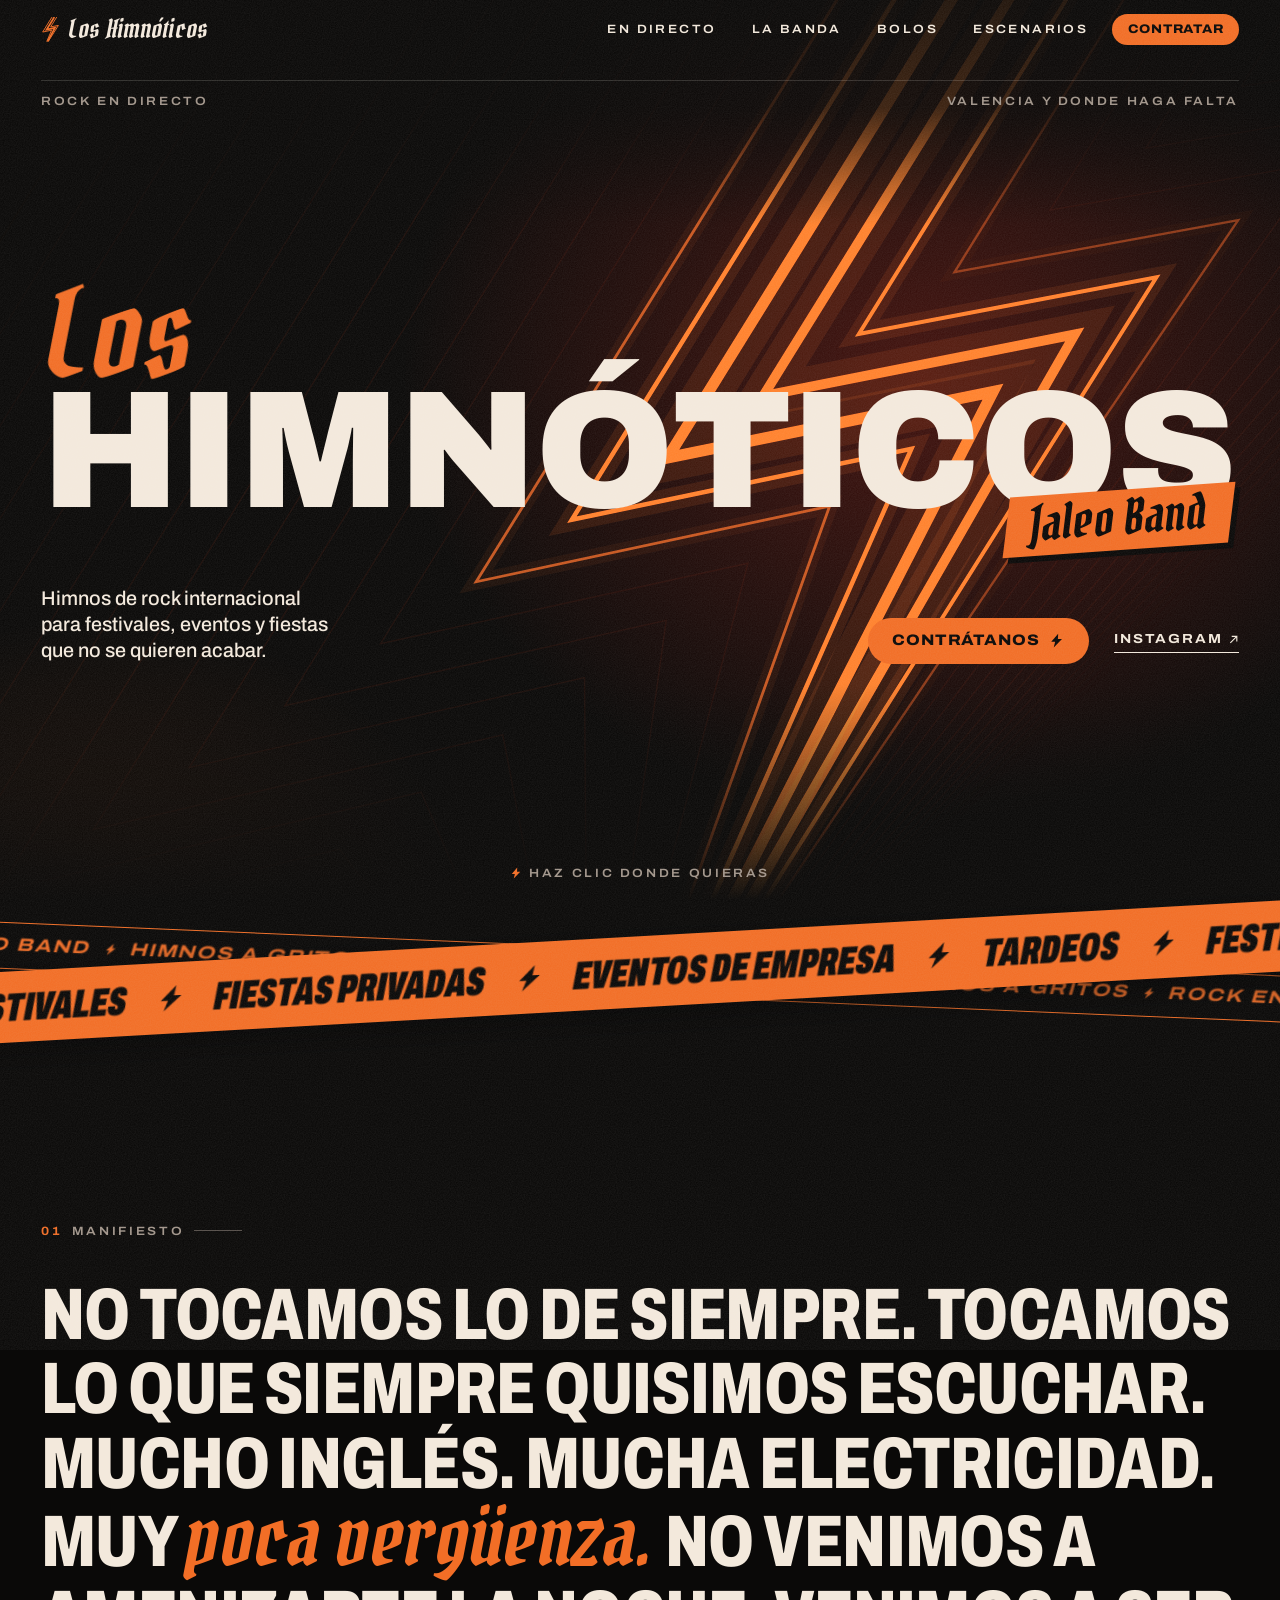
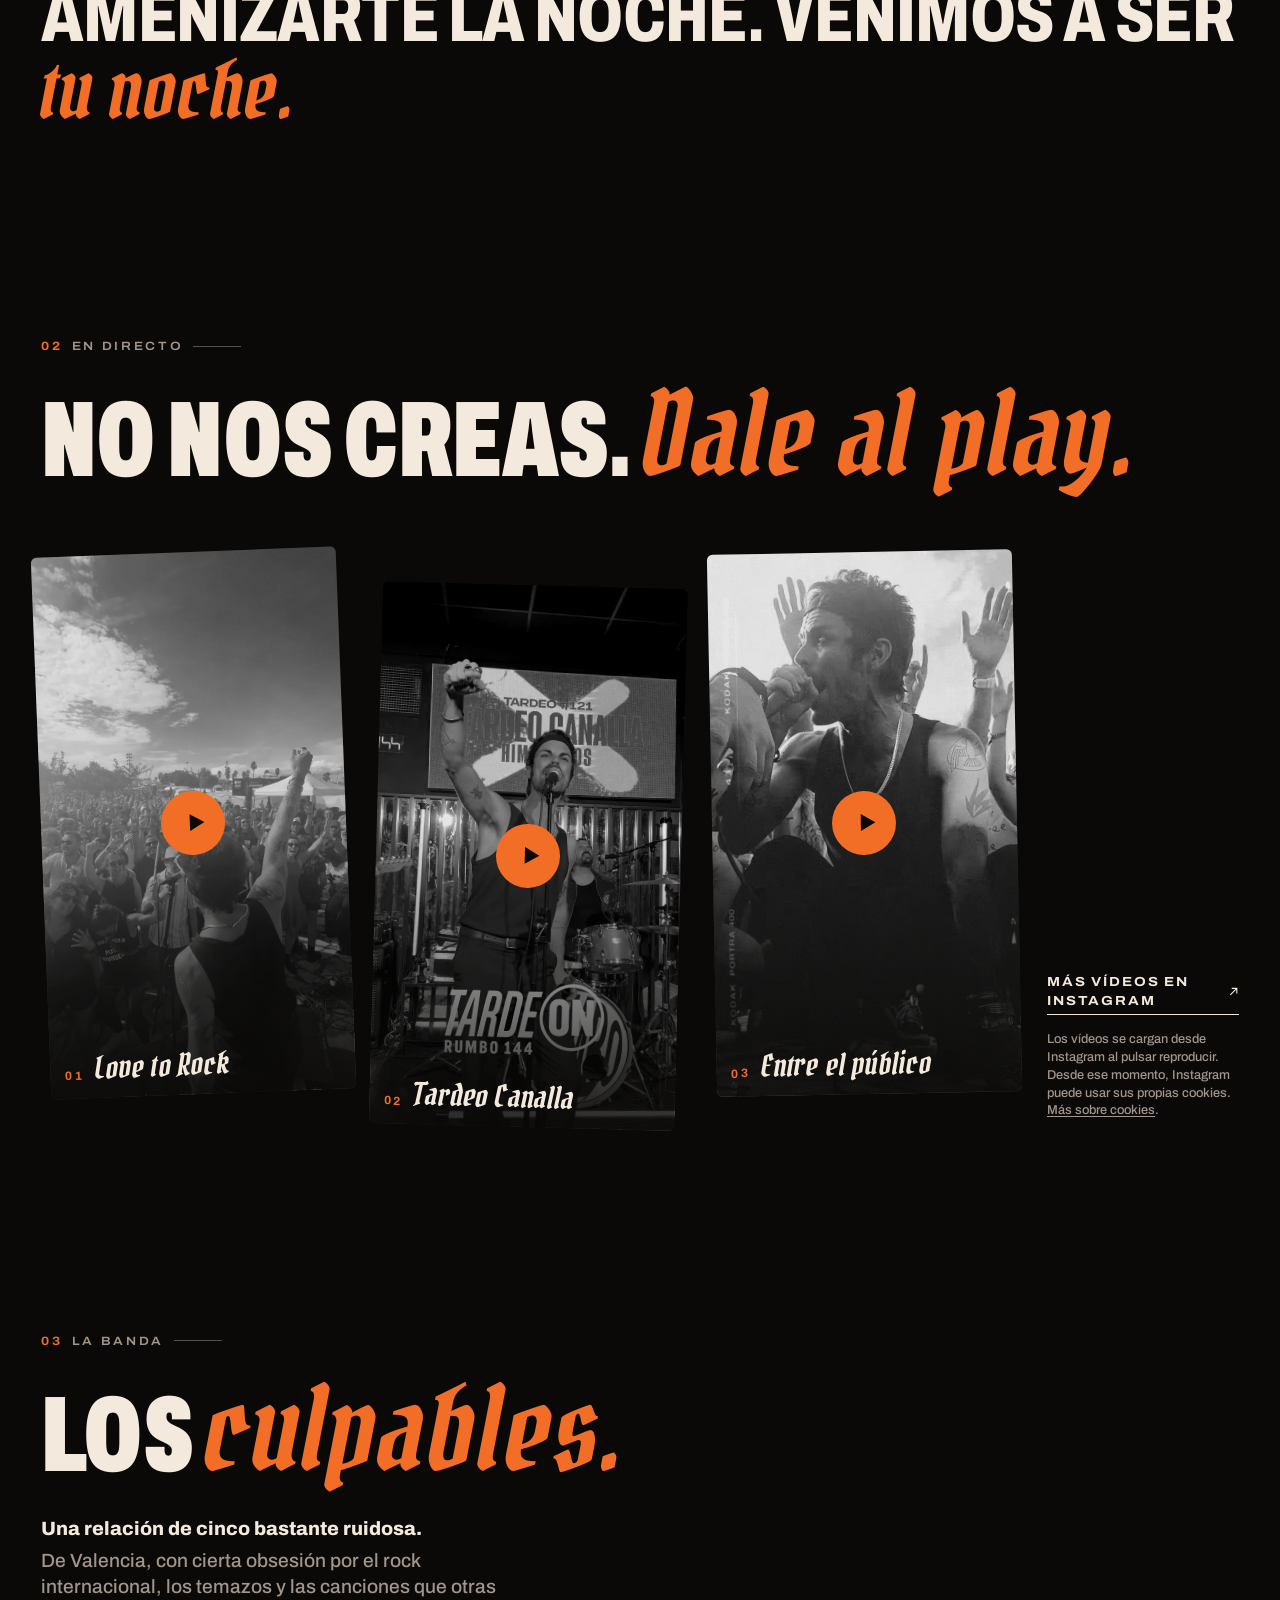
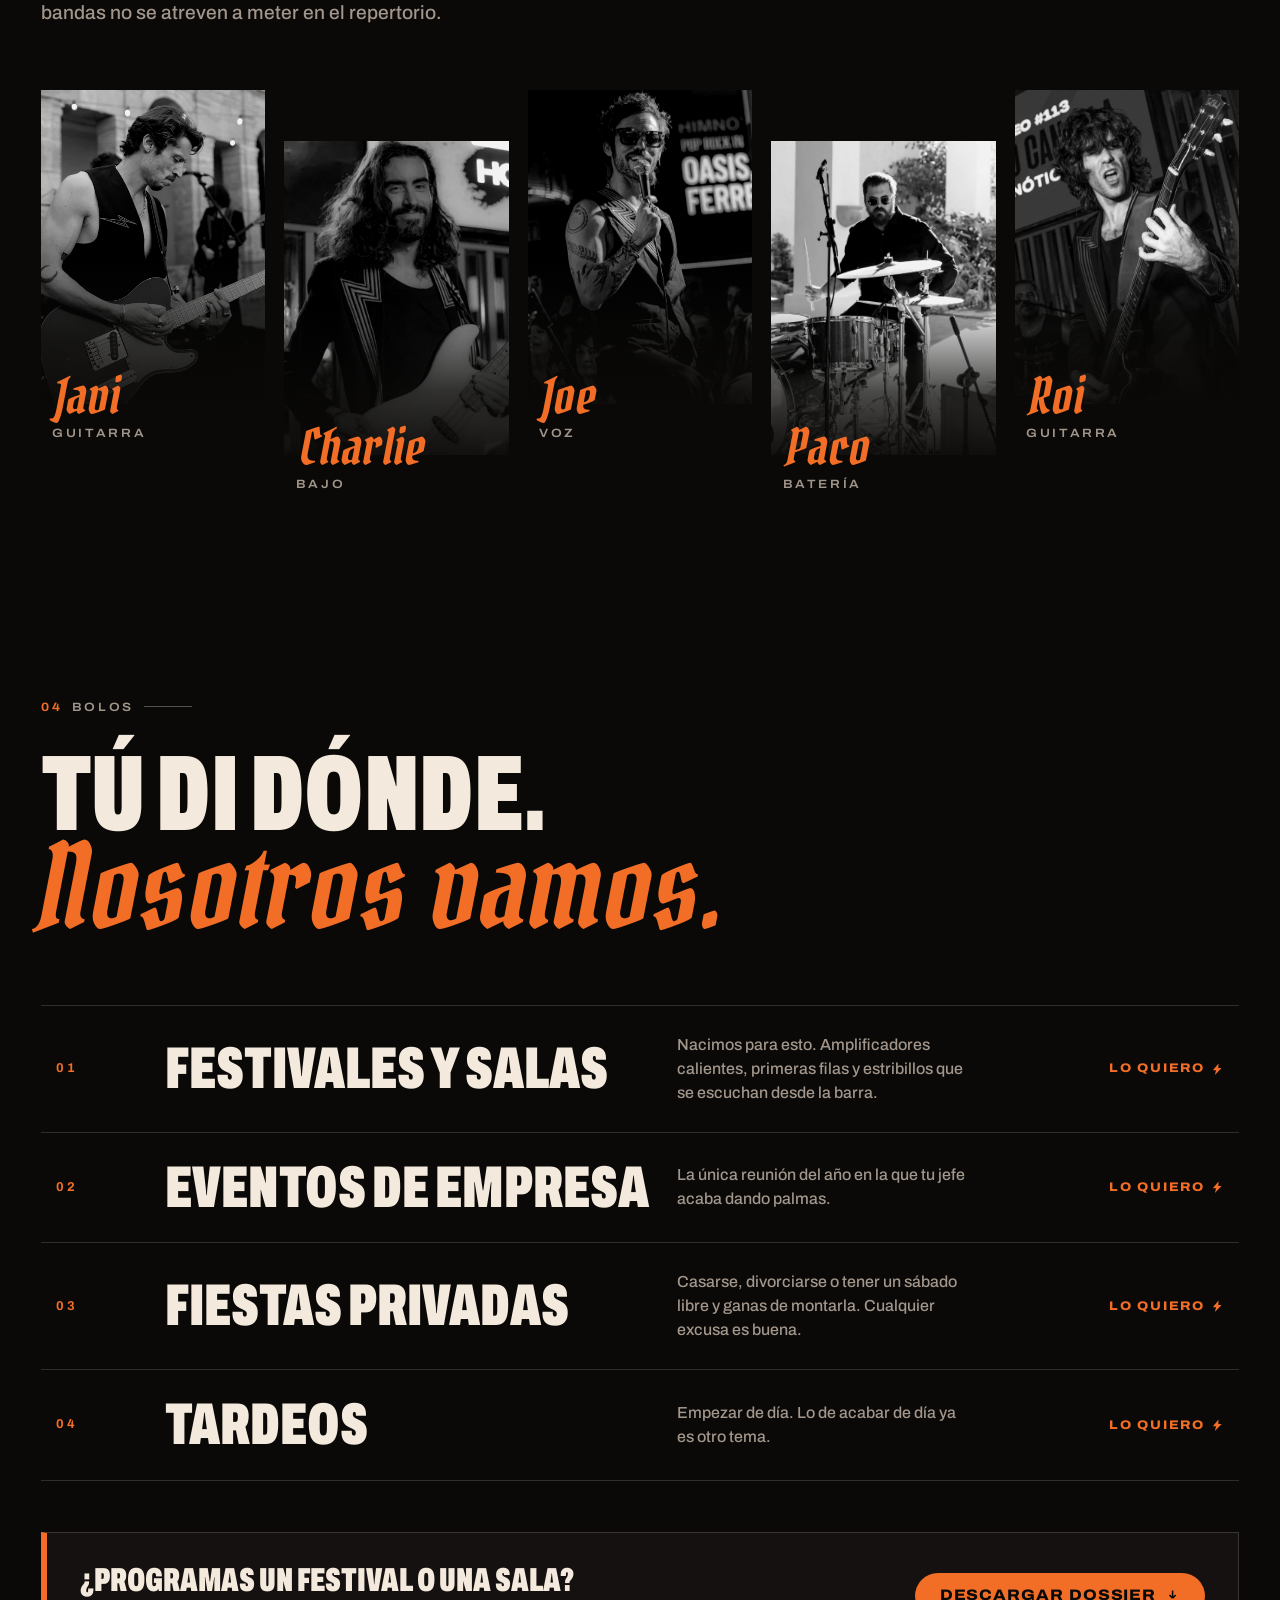
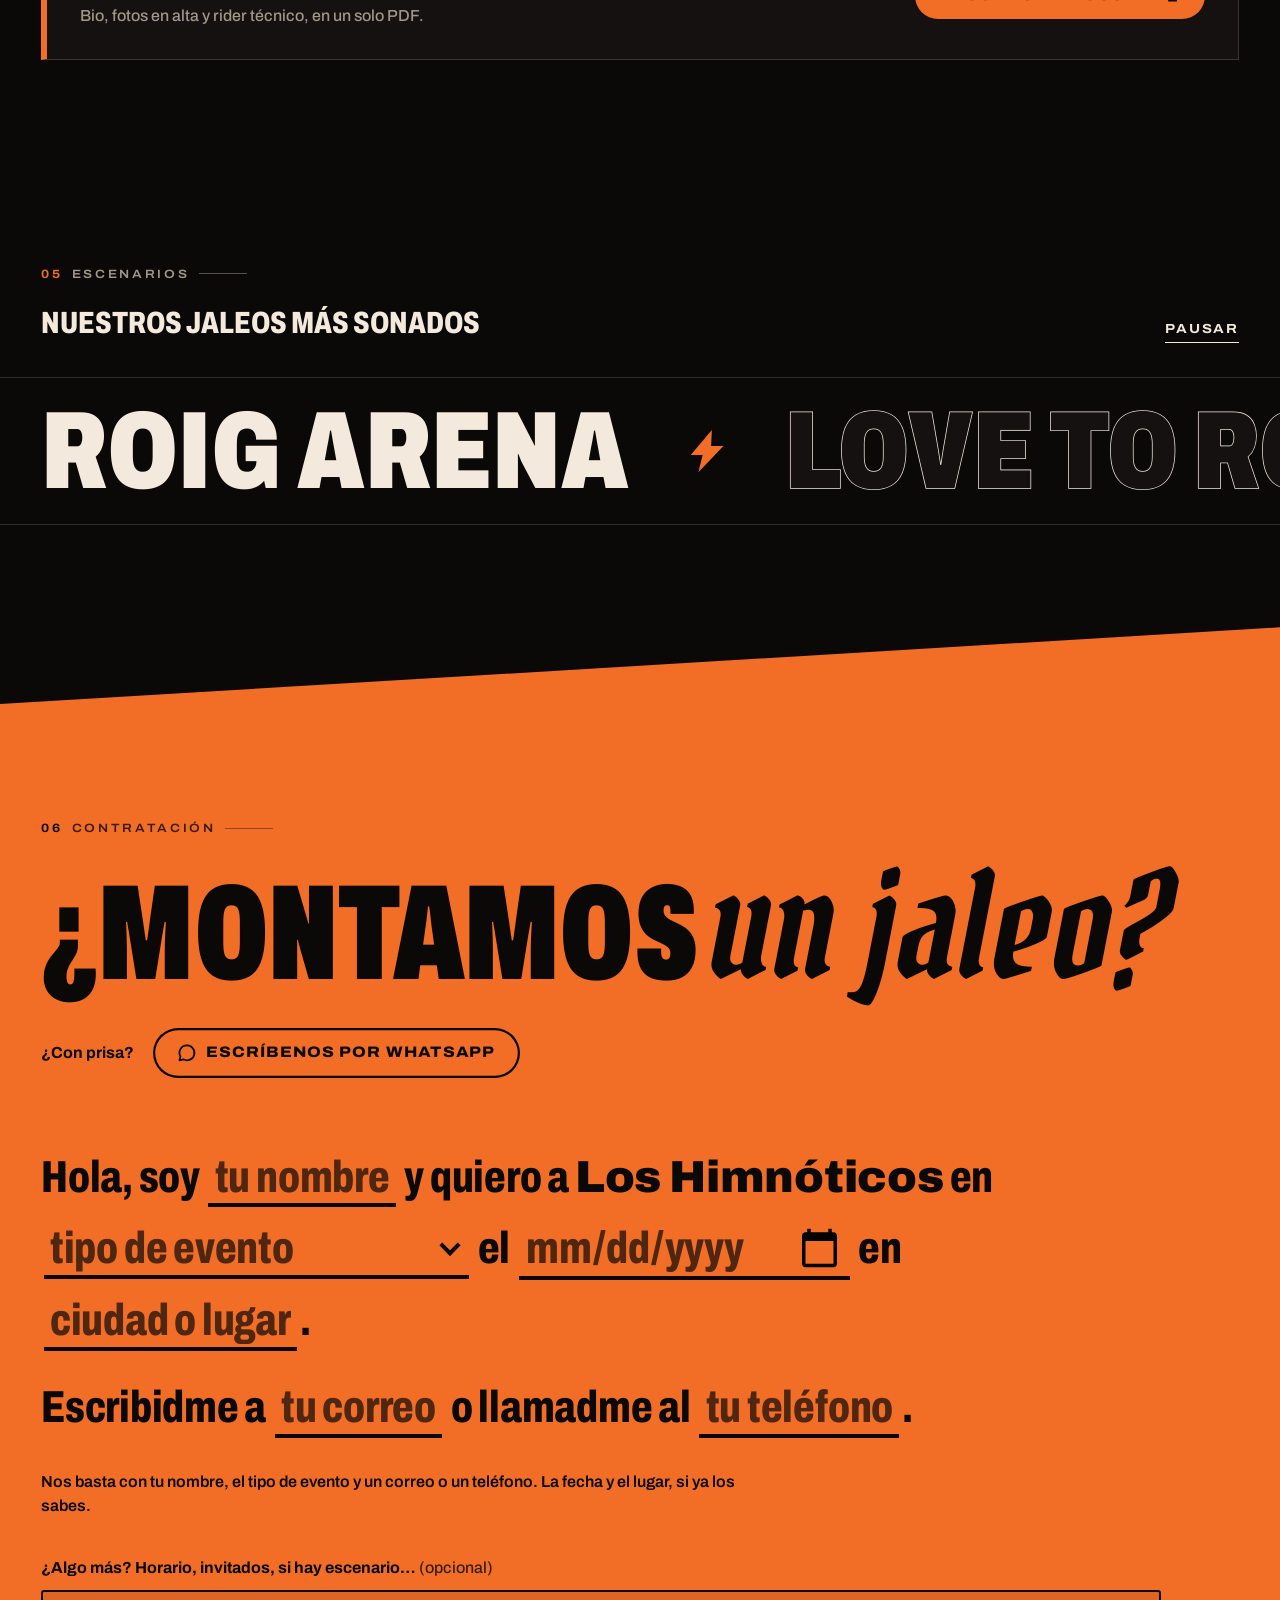
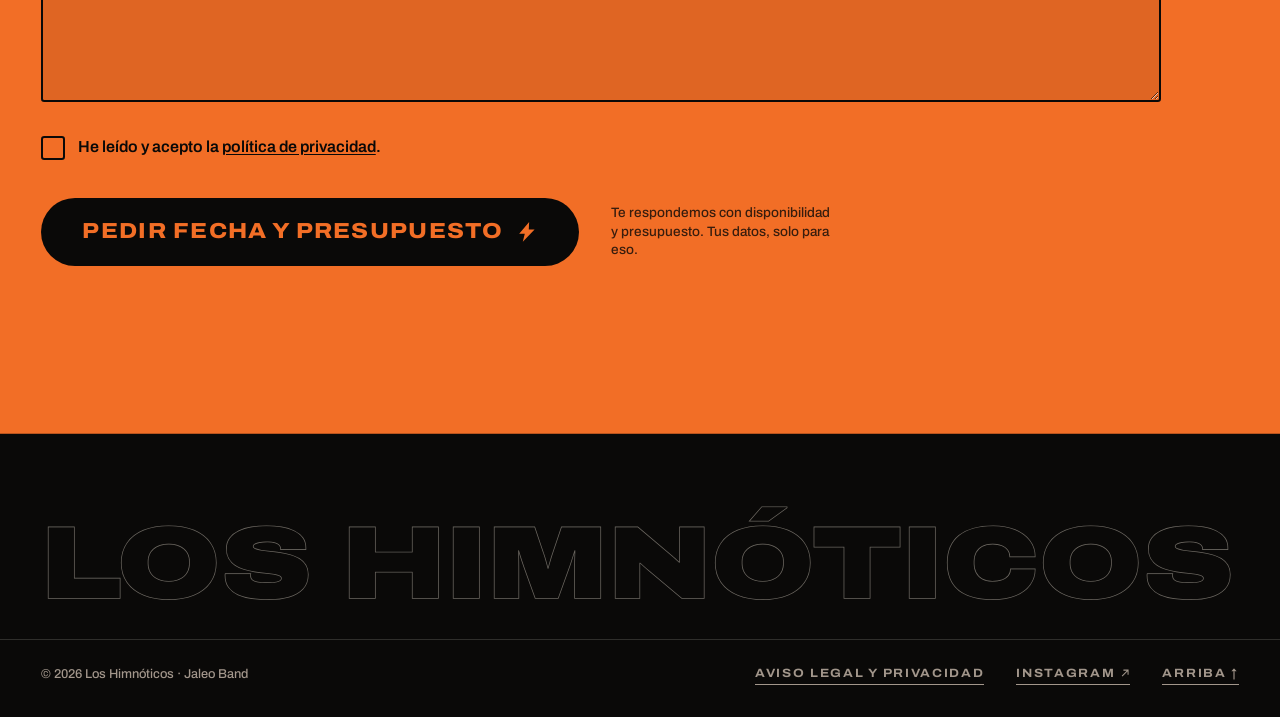
<file: index.html>
<!doctype html>
<html lang="es-ES">
<head>
  <meta charset="utf-8">
  <meta name="viewport" content="width=device-width, initial-scale=1">
  <title>Los Himnóticos · Banda de rock para festivales y eventos</title>
  <meta name="description" content="Los Himnóticos: rock internacional en directo desde Valencia para festivales, eventos de empresa, fiestas privadas y tardeos. Pide fecha y presupuesto.">
  <!-- Dirección oficial de la página. Si se pasa a un dominio propio, cambiarla aquí, en og:url, en og:image,
       en los datos estructurados de más abajo y en sitemap.xml. -->
  <link rel="canonical" href="https://soyjuanmr-create.github.io/himnoticos/">
  <!-- PROVISIONAL: sin indexar mientras el WhatsApp y el dossier sean de muestra. Quitar al lanzar. -->
  <meta name="robots" content="noindex">
  <meta name="theme-color" content="#0a0908">
  <meta property="og:type" content="website">
  <meta property="og:title" content="Los Himnóticos · Jaleo Band">
  <meta property="og:description" content="Himnos de rock internacional para festivales, eventos y fiestas que no se quieren acabar.">
  <meta property="og:locale" content="es_ES">
  <meta property="og:url" content="https://soyjuanmr-create.github.io/himnoticos/">
  <meta property="og:image" content="https://soyjuanmr-create.github.io/himnoticos/assets/img/og.jpg">
  <meta property="og:image:width" content="1200">
  <meta property="og:image:height" content="630">
  <meta name="twitter:card" content="summary_large_image">
  <link rel="icon" href="assets/img/favicon.svg" type="image/svg+xml">
  <link rel="apple-touch-icon" href="assets/img/apple-touch-icon.png">
  <link rel="preload" href="assets/fonts/archivo-var.woff2" as="font" type="font/woff2" crossorigin>
  <link rel="preload" href="assets/fonts/pirata-one.woff2" as="font" type="font/woff2" crossorigin>
  <link rel="stylesheet" href="css/styles.css">
  <!-- La intro se ve una vez por sesión: en las siguientes cargas la página entra directamente -->
  <script>(function (d) { d.classList.add('js'); try { if (sessionStorage.getItem('himnoticos-intro')) d.classList.add('no-intro'); } catch (e) {} })(document.documentElement);</script>
  <script type="application/ld+json">
  {
    "@context": "https://schema.org",
    "@type": "MusicGroup",
    "name": "Los Himnóticos",
    "alternateName": "Los Himnóticos Jaleo Band",
    "description": "Banda de rock internacional en directo para festivales, eventos de empresa, fiestas privadas y tardeos.",
    "genre": "Rock",
    "url": "https://soyjuanmr-create.github.io/himnoticos/",
    "image": "https://soyjuanmr-create.github.io/himnoticos/assets/img/og.jpg",
    "logo": "https://soyjuanmr-create.github.io/himnoticos/assets/img/apple-touch-icon.png",
    "email": "himnoticos@gmail.com",
    "location": {
      "@type": "Place",
      "address": { "@type": "PostalAddress", "addressLocality": "Valencia", "addressCountry": "ES" }
    },
    "member": [
      { "@type": "OrganizationRole", "roleName": "Guitarra", "member": { "@type": "Person", "name": "Javi" } },
      { "@type": "OrganizationRole", "roleName": "Bajo", "member": { "@type": "Person", "name": "Charlie" } },
      { "@type": "OrganizationRole", "roleName": "Voz", "member": { "@type": "Person", "name": "Joe" } },
      { "@type": "OrganizationRole", "roleName": "Batería", "member": { "@type": "Person", "name": "Paco" } },
      { "@type": "OrganizationRole", "roleName": "Guitarra", "member": { "@type": "Person", "name": "Roi" } }
    ],
    "sameAs": ["https://www.instagram.com/himnoticos"]
  }
  </script>
</head>
<body>
  <a class="skip" href="#contratacion">Saltar al formulario de contratación</a>

  <!-- Iconos reutilizables -->
  <svg class="sprite" aria-hidden="true" focusable="false">
    <symbol id="i-bolt" viewBox="0 0 24 24"><path d="M14.5 1 3.5 14h6.2L7.5 23 20.5 9.4h-6.4z"/></symbol>
    <symbol id="i-arrow" viewBox="0 0 24 24"><path d="M5 19 19 5M8 5h11v11" fill="none" stroke="currentColor" stroke-width="2.4"/></symbol>
    <symbol id="i-play" viewBox="0 0 24 24"><path d="M7 4.5v15l13-7.5z"/></symbol>
    <symbol id="i-chat" viewBox="0 0 24 24"><path d="M12 3a9 9 0 0 0-7.8 13.5L3 21l4.7-1.2A9 9 0 1 0 12 3z" fill="none" stroke="currentColor" stroke-width="2.2" stroke-linejoin="round"/></symbol>
    <symbol id="i-down" viewBox="0 0 24 24"><path d="M12 4v12m0 0-5-5m5 5 5-5M5 20h14" fill="none" stroke="currentColor" stroke-width="2.4"/></symbol>
    <!-- Rayo del logo simplificado a tres rayas para tamaños pequeños -->
    <symbol id="logo-bolt-mini" viewBox="80 0 700 900">
      <g fill="none" stroke="currentColor" stroke-linejoin="miter" stroke-miterlimit="8">
        <path stroke-width="34" d="M480.1 0 141.3 546.5 466 478.3 286.5 900"/>
        <path stroke-width="62" d="M567 0 286.5 452.5 590 391.5 316.1 900"/>
        <path stroke-width="34" d="M654 0 431.7 358.5 714 304.7 339.7 900"/>
      </g>
    </symbol>
  </svg>

  <!-- Intro -->
  <div class="loader" aria-hidden="true">
    <canvas class="loader__field"></canvas>
    <p class="loader__brand">
      <span class="loader__name goth">Los Himnóticos</span>
      <span class="loader__tag">Jaleo Band</span>
    </p>
  </div>

  <!-- Capas de efecto -->
  <canvas class="strike" aria-hidden="true"></canvas>
  <div class="flash" aria-hidden="true"></div>
  <div class="spot" aria-hidden="true"></div>
  <div class="grain" aria-hidden="true"></div>

  <header class="top">
    <a class="brand" href="#inicio" aria-label="Los Himnóticos, inicio">
      <svg class="brand__bolt" aria-hidden="true"><use href="#logo-bolt-mini"/></svg>
      <span class="brand__name goth">Los Himnóticos</span>
    </a>
    <nav class="nav" aria-label="Principal">
      <a href="#directo">En directo</a>
      <a href="#banda">La banda</a>
      <a href="#bolos">Bolos</a>
      <a href="#escenarios">Escenarios</a>
    </nav>
    <a class="btn btn--sm" href="#contratacion" data-magnetic><span class="btn__label">Contratar</span></a>
  </header>

  <main id="inicio">

    <!-- HERO -->
    <section class="hero">
      <canvas class="hero__field" aria-hidden="true"></canvas>

      <div class="hero__meta" data-in style="--d:.9s">
        <span>Rock en directo</span>
        <span>Valencia y donde haga falta</span>
      </div>

      <h1 class="hero__title">
        <span class="sr-only">Los Himnóticos, Jaleo Band</span>
        <span class="hero__los goth" aria-hidden="true" data-in style="--d:.75s">Los</span>
        <span class="hero__name" aria-hidden="true"><span class="hero__word" data-title>HIMNÓTICOS</span></span>
        <span class="hero__tag goth" aria-hidden="true">Jaleo Band</span>
      </h1>

      <div class="hero__foot">
        <p class="hero__sub" data-in style="--d:1s">Himnos de rock internacional para festivales, eventos y fiestas que no se quieren acabar.</p>
        <div class="hero__cta" data-in style="--d:1.1s">
          <a class="btn" href="#contratacion" data-magnetic>
            <span class="btn__label">Contrátanos</span>
            <svg class="i" aria-hidden="true"><use href="#i-bolt"/></svg>
          </a>
          <a class="link" href="https://www.instagram.com/himnoticos" target="_blank" rel="noopener">Instagram <svg class="i" aria-hidden="true"><use href="#i-arrow"/></svg></a>
        </div>
      </div>

      <p class="hero__hint" aria-hidden="true" data-in style="--d:1.6s">
        <svg class="i" aria-hidden="true"><use href="#i-bolt"/></svg>
        <span class="hint--mouse">Haz clic donde quieras</span><span class="hint--touch">Toca donde quieras</span>
      </p>
    </section>

    <!-- CINTAS -->
    <div class="tapes" aria-hidden="true">
      <div class="tape tape--b">
        <div class="tape__track" data-marquee="1" data-speed="46">
          <span>Himnos a gritos</span><svg class="i"><use href="#i-bolt"/></svg>
          <span>Rock en directo</span><svg class="i"><use href="#i-bolt"/></svg>
          <span>Jaleo Band</span><svg class="i"><use href="#i-bolt"/></svg>
        </div>
      </div>
      <div class="tape tape--a">
        <div class="tape__track" data-marquee="-1" data-speed="70">
          <span>Festivales</span><svg class="i"><use href="#i-bolt"/></svg>
          <span>Fiestas privadas</span><svg class="i"><use href="#i-bolt"/></svg>
          <span>Eventos de empresa</span><svg class="i"><use href="#i-bolt"/></svg>
          <span>Tardeos</span><svg class="i"><use href="#i-bolt"/></svg>
        </div>
      </div>
    </div>

    <!-- MANIFIESTO -->
    <section class="manifesto wrap" id="manifiesto">
      <p class="label" data-reveal><b>01</b> Manifiesto</p>
      <p class="manifesto__text" data-scrolltext>No tocamos lo de siempre. Tocamos lo que siempre quisimos escuchar. Mucho inglés. Mucha electricidad. Muy <em class="goth">poca vergüenza.</em> No venimos a amenizarte la noche. Venimos a ser <em class="goth">tu noche.</em></p>
    </section>

    <!-- EN DIRECTO -->
    <section class="live wrap" id="directo">
      <header class="live__head">
        <p class="label" data-reveal><b>02</b> En directo</p>
        <h2 class="h-xl" data-reveal>No nos creas. <em class="goth">Dale al play.</em></h2>
      </header>
      <ul class="live__list" data-reveal>
        <li class="clip" style="--i:0">
          <a class="clip__link" href="https://www.instagram.com/reel/DePd9joRGf-/" target="_blank" rel="noopener" data-reel="DePd9joRGf-">
            <img src="assets/img/videos/reel-1.webp" width="720" height="1280" alt="Los Himnóticos ante el público del festival Love to Rock, a pleno sol" loading="lazy" decoding="async">
            <span class="clip__play" aria-hidden="true"><svg class="i"><use href="#i-play"/></svg></span>
            <span class="clip__cap"><span class="clip__n" aria-hidden="true">01</span><span class="clip__t goth">Love to Rock</span></span>
            <span class="sr-only">Reproducir vídeo</span>
          </a>
        </li>
        <li class="clip" style="--i:1">
          <a class="clip__link" href="https://www.instagram.com/reel/DgDKlr4N8sY/" target="_blank" rel="noopener" data-reel="DgDKlr4N8sY">
            <img src="assets/img/videos/reel-2.webp" width="720" height="1280" alt="Joe con el puño en alto en el Tardeo Canalla" loading="lazy" decoding="async">
            <span class="clip__play" aria-hidden="true"><svg class="i"><use href="#i-play"/></svg></span>
            <span class="clip__cap"><span class="clip__n" aria-hidden="true">02</span><span class="clip__t goth">Tardeo Canalla</span></span>
            <span class="sr-only">Reproducir vídeo</span>
          </a>
        </li>
        <li class="clip" style="--i:2">
          <a class="clip__link" href="https://www.instagram.com/reel/DejRErRRK0C/" target="_blank" rel="noopener" data-reel="DejRErRRK0C">
            <img src="assets/img/videos/reel-3.webp" width="720" height="1280" alt="Joe cantando entre el público con las manos en alto" loading="lazy" decoding="async">
            <span class="clip__play" aria-hidden="true"><svg class="i"><use href="#i-play"/></svg></span>
            <span class="clip__cap"><span class="clip__n" aria-hidden="true">03</span><span class="clip__t goth">Entre el público</span></span>
            <span class="sr-only">Reproducir vídeo</span>
          </a>
        </li>
        <li class="live__more" style="--i:3">
          <a class="link" href="https://www.instagram.com/himnoticos" target="_blank" rel="noopener">Más vídeos en Instagram <svg class="i" aria-hidden="true"><use href="#i-arrow"/></svg></a>
          <p class="live__note">Los vídeos se cargan desde Instagram al pulsar reproducir. Desde ese momento, Instagram puede usar sus propias cookies. <a href="legal.html#cookies">Más sobre cookies</a>.</p>
        </li>
      </ul>
    </section>

    <!-- LA BANDA -->
    <section class="band wrap" id="banda">
      <header class="band__head">
        <p class="label" data-reveal><b>03</b> La banda</p>
        <h2 class="h-xl" data-reveal>Los <em class="goth">culpables.</em></h2>
        <p class="band__lead" data-reveal><strong>Una relación de cinco bastante ruidosa.</strong> De Valencia, con cierta obsesión por el rock internacional, los temazos y las canciones que otras bandas no se atreven a meter en el repertorio.</p>
      </header>
      <ul class="band__list" data-reveal>
        <li class="member" style="--i:0">
          <figure>
            <div class="member__photo"><img src="assets/img/banda/javi.webp" width="539" height="629" alt="Javi tocando la guitarra eléctrica" loading="lazy" decoding="async" style="--pos:30% 50%"></div>
            <figcaption><span class="member__name goth">Javi</span><span class="member__role">Guitarra</span></figcaption>
          </figure>
        </li>
        <li class="member" style="--i:1">
          <figure>
            <div class="member__photo"><img src="assets/img/banda/charlie.webp" width="597" height="849" alt="Charlie con el bajo, sonriendo" loading="lazy" decoding="async" style="--pos:50% 0%"></div>
            <figcaption><span class="member__name goth">Charlie</span><span class="member__role">Bajo</span></figcaption>
          </figure>
        </li>
        <li class="member" style="--i:2">
          <figure>
            <div class="member__photo"><img src="assets/img/banda/joe.webp" width="593" height="851" alt="Joe cantando en directo con el micrófono en la mano y gafas de sol" loading="lazy" decoding="async" style="--pos:50% 0%"></div>
            <figcaption><span class="member__name goth">Joe</span><span class="member__role">Voz</span></figcaption>
          </figure>
        </li>
        <li class="member" style="--i:3">
          <figure>
            <div class="member__photo"><img src="assets/img/banda/paco.webp" width="527" height="806" alt="Paco a la batería con gafas de sol" loading="lazy" decoding="async" style="--pos:50% 10%"></div>
            <figcaption><span class="member__name goth">Paco</span><span class="member__role">Batería</span></figcaption>
          </figure>
        </li>
        <li class="member" style="--i:4">
          <figure>
            <div class="member__photo"><img src="assets/img/banda/roi.webp" width="626" height="854" alt="Roi tocando la guitarra en pleno concierto" loading="lazy" decoding="async" style="--pos:45% 50%"></div>
            <figcaption><span class="member__name goth">Roi</span><span class="member__role">Guitarra</span></figcaption>
          </figure>
        </li>
      </ul>
    </section>

    <!-- BOLOS -->
    <section class="formats wrap" id="bolos">
      <header class="formats__head">
        <p class="label" data-reveal><b>04</b> Bolos</p>
        <h2 class="h-xl" data-reveal>Tú di dónde. <em class="goth">Nosotros vamos.</em></h2>
      </header>
      <ul class="formats__list">
        <li data-reveal>
          <a class="row" href="#contratacion" data-event="Festival o sala">
            <span class="row__n">01</span>
            <span class="row__t">Festivales y salas</span>
            <span class="row__d">Nacimos para esto. Amplificadores calientes, primeras filas y estribillos que se escuchan desde la barra.</span>
            <span class="row__go">Lo quiero <svg class="i" aria-hidden="true"><use href="#i-bolt"/></svg></span>
          </a>
        </li>
        <li data-reveal>
          <a class="row" href="#contratacion" data-event="Evento de empresa">
            <span class="row__n">02</span>
            <span class="row__t">Eventos de empresa</span>
            <span class="row__d">La única reunión del año en la que tu jefe acaba dando palmas.</span>
            <span class="row__go">Lo quiero <svg class="i" aria-hidden="true"><use href="#i-bolt"/></svg></span>
          </a>
        </li>
        <li data-reveal>
          <a class="row" href="#contratacion" data-event="Fiesta privada">
            <span class="row__n">03</span>
            <span class="row__t">Fiestas privadas</span>
            <span class="row__d">Casarse, divorciarse o tener un sábado libre y ganas de montarla. Cualquier excusa es buena.</span>
            <span class="row__go">Lo quiero <svg class="i" aria-hidden="true"><use href="#i-bolt"/></svg></span>
          </a>
        </li>
        <li data-reveal>
          <a class="row" href="#contratacion" data-event="Tardeo">
            <span class="row__n">04</span>
            <span class="row__t">Tardeos</span>
            <span class="row__d">Empezar de día. Lo de acabar de día ya es otro tema.</span>
            <span class="row__go">Lo quiero <svg class="i" aria-hidden="true"><use href="#i-bolt"/></svg></span>
          </a>
        </li>
      </ul>

      <!-- Dossier para promotores. EL PDF ES DE MUESTRA: sustituirlo por el definitivo con el mismo nombre
           (assets/docs/dossier-los-himnoticos.pdf). -->
      <aside class="dossier" data-reveal>
        <div>
          <p class="dossier__t">¿Programas un festival o una sala?</p>
          <p class="dossier__d">Bio, fotos en alta y rider técnico, en un solo PDF.</p>
        </div>
        <a class="btn" href="assets/docs/dossier-los-himnoticos.pdf" download data-magnetic>
          <span class="btn__label">Descargar dossier</span>
          <svg class="i" aria-hidden="true"><use href="#i-down"/></svg>
        </a>
      </aside>
    </section>

    <!-- ESCENARIOS -->
    <section class="stages" id="escenarios">
      <div class="wrap">
        <p class="label" data-reveal><b>05</b> Escenarios</p>
        <div class="stages__top" data-reveal>
          <p class="stages__lead">Nuestros jaleos más sonados</p>
          <!-- Solo aparece cuando el rótulo se mueve (lo activa el script) -->
          <button class="link stages__pause" type="button" data-marquee-toggle hidden><span data-label>Pausar</span><span class="sr-only"> el rótulo en movimiento</span></button>
        </div>
      </div>
      <ul class="sr-only">
        <li>Roig Arena</li>
        <li>Love to Rock</li>
        <li>Hard Rock Cafe Valencia</li>
        <li>Tardeo Canalla</li>
        <li>Vicio BCN</li>
      </ul>
      <div class="stages__marquee" aria-hidden="true">
        <div class="stages__track" data-marquee="-1" data-speed="90" data-marquee-lead>
          <span class="is-solid">Roig Arena</span><svg class="i"><use href="#i-bolt"/></svg>
          <span>Love to Rock</span><svg class="i"><use href="#i-bolt"/></svg>
          <span class="is-solid">Hard Rock Cafe Valencia</span><svg class="i"><use href="#i-bolt"/></svg>
          <span>Tardeo Canalla</span><svg class="i"><use href="#i-bolt"/></svg>
          <span class="is-solid">Vicio BCN</span><svg class="i"><use href="#i-bolt"/></svg>
        </div>
      </div>
    </section>

    <!-- CONTRATACIÓN -->
    <!-- El ancla va en el contenido, no en la sección: así «Contratar» salta pasado el margen
         superior y deja el formulario a la vista. -->
    <section class="contact">
      <div class="wrap" id="contratacion">
        <p class="label" data-reveal><b>06</b> Contratación</p>
        <h2 class="h-xxl" data-reveal>¿Montamos <em class="goth">un jaleo?</em></h2>

        <!-- WhatsApp. NÚMERO DE MUESTRA: 34000000000 no existe, para que nadie escriba a un desconocido.
             Cambiarlo por el real (prefijo 34, sin + ni espacios). -->
        <p class="contact__fast" data-reveal>
          <span>¿Con prisa?</span>
          <a class="btn btn--line" href="https://wa.me/34000000000?text=Hola%2C%20quiero%20informaci%C3%B3n%20para%20contratar%20a%20Los%20Himn%C3%B3ticos." target="_blank" rel="noopener">
            <svg class="i" aria-hidden="true"><use href="#i-chat"/></svg>
            <span class="btn__label">Escríbenos por WhatsApp</span>
          </a>
        </p>

        <form class="booking" id="booking" action="https://formsubmit.co/himnoticos@gmail.com" method="POST" data-reveal>
          <p class="booking__line">
            Hola, soy
            <label class="blank"><span class="sr-only">Tu nombre</span><input type="text" name="nombre" placeholder="tu nombre" autocomplete="name" required></label>
            y quiero a <strong>Los Himnóticos</strong> en
            <label class="blank blank--select"><span class="sr-only">Tipo de evento</span>
              <select name="evento" required>
                <option value="" selected disabled hidden>tipo de evento</option>
                <option value="Festival o sala">mi festival o sala</option>
                <option value="Evento de empresa">mi evento de empresa</option>
                <option value="Fiesta privada">mi fiesta privada</option>
                <option value="Tardeo">mi tardeo</option>
                <option value="Otro">otro sarao</option>
              </select>
            </label>
            el
            <label class="blank blank--date"><span class="sr-only">Fecha del evento</span><input type="date" name="fecha"></label>
            en
            <label class="blank"><span class="sr-only">Ciudad o lugar</span><input type="text" name="lugar" placeholder="ciudad o lugar" autocomplete="address-level2"></label><span class="dot">.</span>
          </p>
          <p class="booking__line">
            Escribidme a
            <label class="blank"><span class="sr-only">Tu correo electrónico</span><input type="email" name="email" placeholder="tu correo" autocomplete="email" required></label>
            o llamadme al
            <label class="blank"><span class="sr-only">Tu teléfono</span><input type="tel" name="telefono" placeholder="tu teléfono" autocomplete="tel"></label><span class="dot">.</span>
          </p>
          <p class="booking__hint">Nos basta con tu nombre, el tipo de evento y un correo o un teléfono. La fecha y el lugar, si ya los sabes.</p>

          <label class="booking__more">
            <span class="booking__more-label">¿Algo más? Horario, invitados, si hay escenario… <small>(opcional)</small></span>
            <textarea name="mensaje" rows="3"></textarea>
          </label>

          <input class="hp" type="text" name="_honey" tabindex="-1" autocomplete="off" aria-hidden="true">
          <input type="hidden" name="_subject" value="Nueva solicitud de contratación (web)">
          <input type="hidden" name="_template" value="table">

          <label class="consent">
            <input type="checkbox" name="privacidad" value="aceptada" required>
            <span>He leído y acepto la <a href="legal.html#privacidad" target="_blank" rel="noopener">política de privacidad</a>.</span>
          </label>

          <div class="booking__send">
            <button class="btn btn--xl" type="submit" data-magnetic>
              <span class="btn__label">Pedir fecha y presupuesto</span>
              <svg class="i" aria-hidden="true"><use href="#i-bolt"/></svg>
            </button>
            <p class="booking__legal">Te respondemos con disponibilidad y presupuesto. Tus datos, solo para eso.</p>
          </div>
          <p class="booking__status" role="status" aria-live="polite"></p>
        </form>

        <div class="booking-done" tabindex="-1" hidden>
          <p class="booking-done__big goth">¡Recibido!</p>
          <p class="booking-done__sub">Te escribimos en nada. Ve calentando la voz.</p>
        </div>
      </div>
    </section>
  </main>

  <footer class="foot">
    <div class="foot__word" aria-hidden="true"><span data-fit>LOS HIMNÓTICOS</span></div>
    <div class="foot__row wrap">
      <p>© <span data-year>2026</span> Los Himnóticos · Jaleo Band</p>
      <a class="link" href="legal.html">Aviso legal y privacidad</a>
      <a class="link" href="https://www.instagram.com/himnoticos" target="_blank" rel="noopener">Instagram <svg class="i" aria-hidden="true"><use href="#i-arrow"/></svg></a>
      <a class="link" href="#inicio">Arriba <span aria-hidden="true">↑</span></a>
    </div>
  </footer>

  <!-- Reproductor de vídeo: el contenido de Instagram solo se carga al abrirlo -->
  <div class="modal" id="reel-modal" role="dialog" aria-modal="true" aria-label="Vídeo en directo" hidden>
    <div class="modal__box">
      <button class="modal__close" type="button" aria-label="Cerrar vídeo">×</button>
      <div class="modal__frame"></div>
      <a class="link modal__out" href="https://www.instagram.com/himnoticos" target="_blank" rel="noopener">Abrir en Instagram <svg class="i" aria-hidden="true"><use href="#i-arrow"/></svg></a>
    </div>
  </div>

  <script src="js/main.js" defer></script>
</body>
</html>
</file>
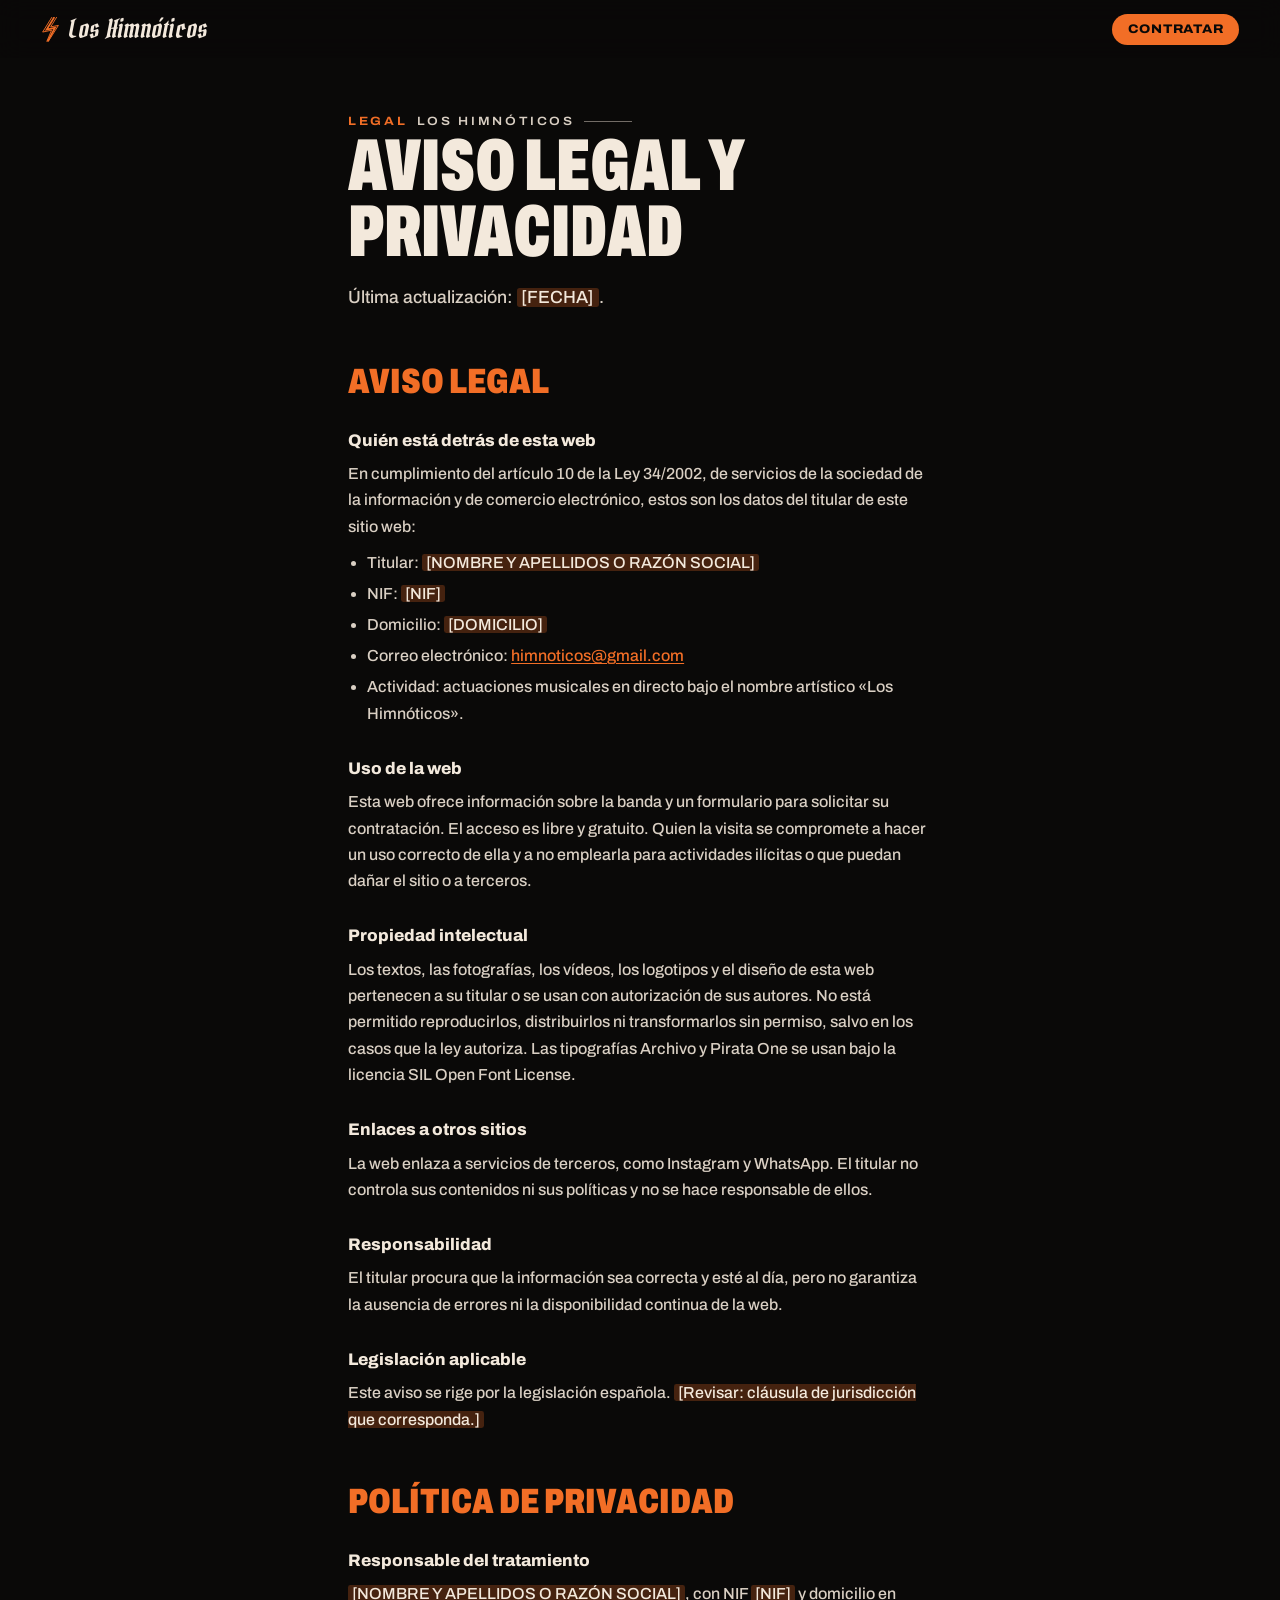
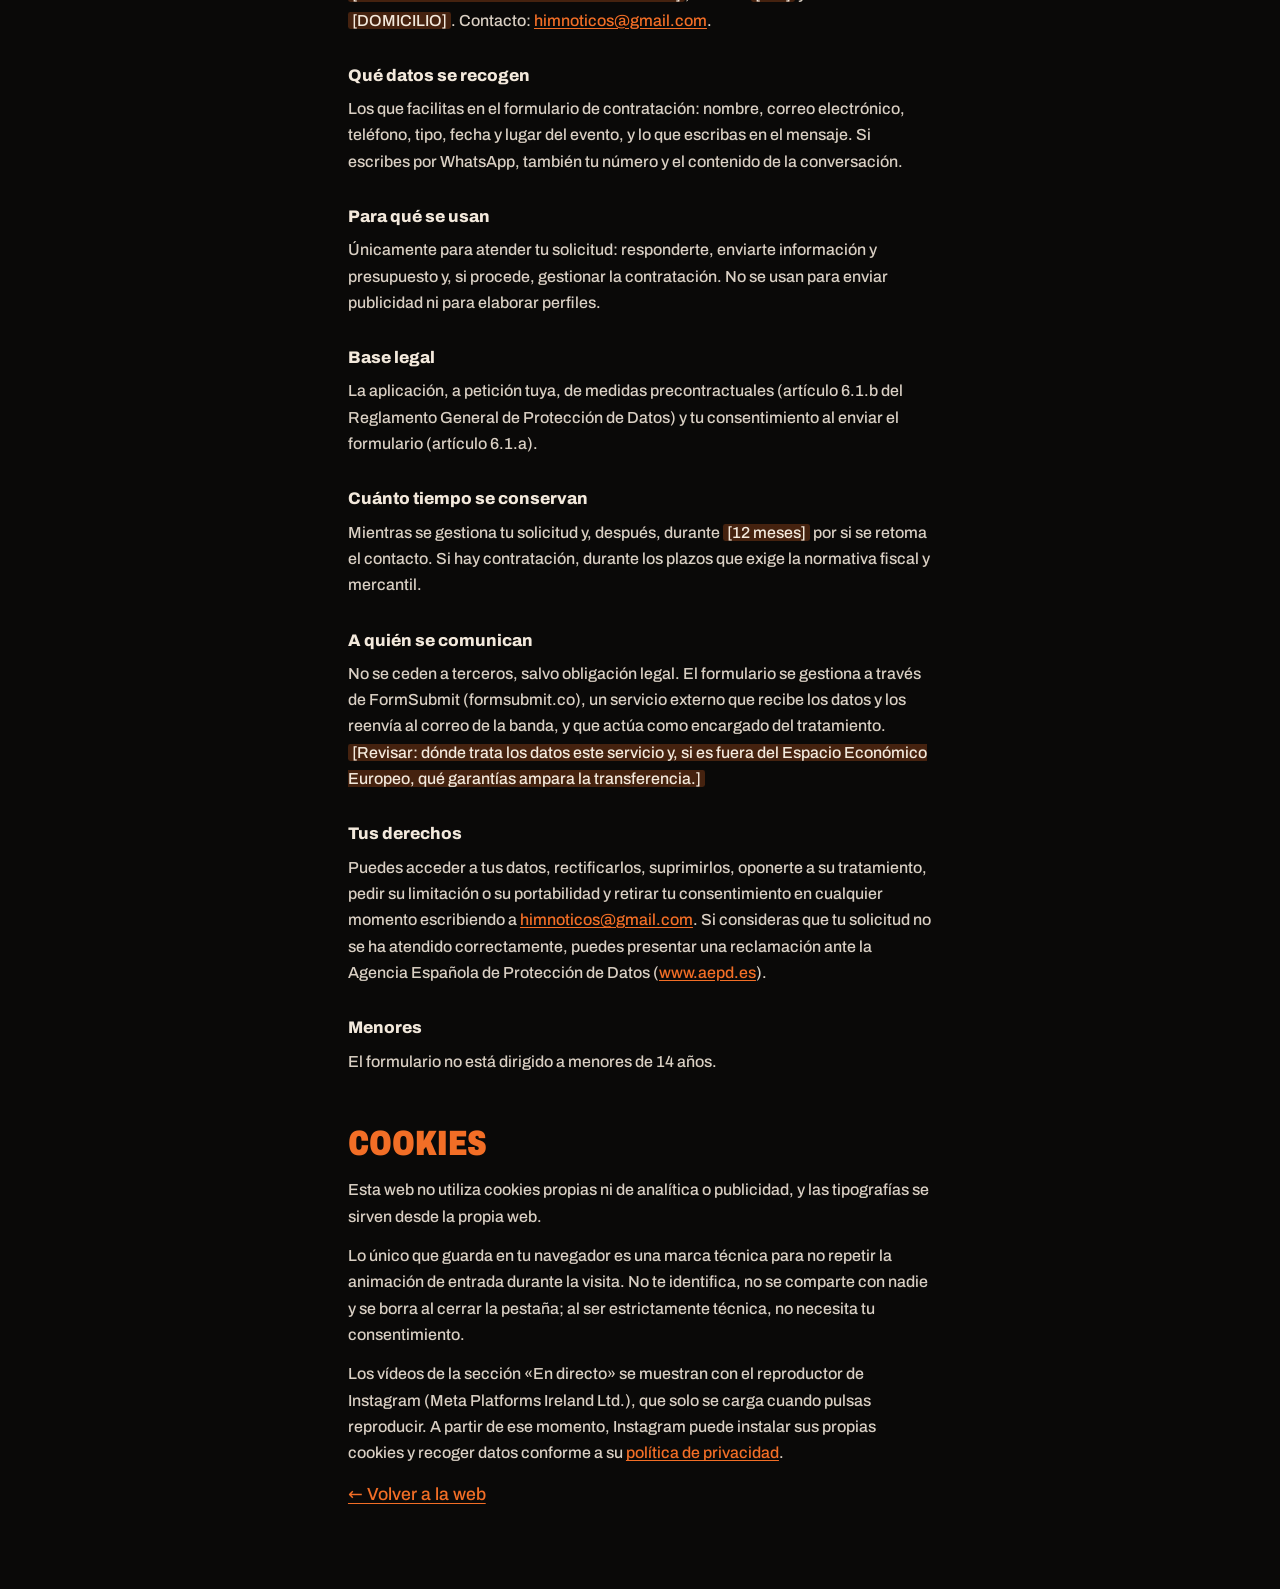
<file: legal.html>
<!doctype html>
<html lang="es-ES">
<head>
  <meta charset="utf-8">
  <meta name="viewport" content="width=device-width, initial-scale=1">
  <title>Aviso legal y privacidad · Los Himnóticos</title>
  <meta name="description" content="Aviso legal, política de privacidad y cookies de la web de Los Himnóticos.">
  <!-- BORRADOR: faltan los datos del titular (marcados entre corchetes). Quitar noindex al completarlo. -->
  <meta name="robots" content="noindex">
  <meta name="theme-color" content="#0a0908">
  <link rel="icon" href="assets/img/favicon.svg" type="image/svg+xml">
  <link rel="apple-touch-icon" href="assets/img/apple-touch-icon.png">
  <link rel="preload" href="assets/fonts/archivo-var.woff2" as="font" type="font/woff2" crossorigin>
  <link rel="stylesheet" href="css/styles.css">
</head>
<body>
  <svg class="sprite" aria-hidden="true" focusable="false">
    <symbol id="logo-bolt-mini" viewBox="80 0 700 900">
      <g fill="none" stroke="currentColor" stroke-linejoin="miter" stroke-miterlimit="8">
        <path stroke-width="34" d="M480.1 0 141.3 546.5 466 478.3 286.5 900"/>
        <path stroke-width="62" d="M567 0 286.5 452.5 590 391.5 316.1 900"/>
        <path stroke-width="34" d="M654 0 431.7 358.5 714 304.7 339.7 900"/>
      </g>
    </symbol>
  </svg>

  <header class="top is-stuck">
    <a class="brand" href="index.html" aria-label="Los Himnóticos, volver al inicio">
      <svg class="brand__bolt" aria-hidden="true"><use href="#logo-bolt-mini"/></svg>
      <span class="brand__name goth">Los Himnóticos</span>
    </a>
    <a class="btn btn--sm" href="index.html#contratacion"><span class="btn__label">Contratar</span></a>
  </header>

  <main class="legal">
    <p class="label"><b>Legal</b> Los Himnóticos</p>
    <h1>Aviso legal y privacidad</h1>
    <p class="legal__lead">Última actualización: <mark>[FECHA]</mark>.</p>

    <!-- ===================== AVISO LEGAL ===================== -->
    <h2 id="aviso-legal">Aviso legal</h2>

    <h3>Quién está detrás de esta web</h3>
    <p>En cumplimiento del artículo 10 de la Ley 34/2002, de servicios de la sociedad de la información y de comercio electrónico, estos son los datos del titular de este sitio web:</p>
    <ul>
      <li>Titular: <mark>[NOMBRE Y APELLIDOS O RAZÓN SOCIAL]</mark></li>
      <li>NIF: <mark>[NIF]</mark></li>
      <li>Domicilio: <mark>[DOMICILIO]</mark></li>
      <li>Correo electrónico: <a href="mailto:himnoticos@gmail.com">himnoticos@gmail.com</a></li>
      <li>Actividad: actuaciones musicales en directo bajo el nombre artístico «Los Himnóticos».</li>
    </ul>

    <h3>Uso de la web</h3>
    <p>Esta web ofrece información sobre la banda y un formulario para solicitar su contratación. El acceso es libre y gratuito. Quien la visita se compromete a hacer un uso correcto de ella y a no emplearla para actividades ilícitas o que puedan dañar el sitio o a terceros.</p>

    <h3>Propiedad intelectual</h3>
    <p>Los textos, las fotografías, los vídeos, los logotipos y el diseño de esta web pertenecen a su titular o se usan con autorización de sus autores. No está permitido reproducirlos, distribuirlos ni transformarlos sin permiso, salvo en los casos que la ley autoriza. Las tipografías Archivo y Pirata One se usan bajo la licencia SIL Open Font License.</p>

    <h3>Enlaces a otros sitios</h3>
    <p>La web enlaza a servicios de terceros, como Instagram y WhatsApp. El titular no controla sus contenidos ni sus políticas y no se hace responsable de ellos.</p>

    <h3>Responsabilidad</h3>
    <p>El titular procura que la información sea correcta y esté al día, pero no garantiza la ausencia de errores ni la disponibilidad continua de la web.</p>

    <h3>Legislación aplicable</h3>
    <p>Este aviso se rige por la legislación española. <mark>[Revisar: cláusula de jurisdicción que corresponda.]</mark></p>

    <!-- ===================== PRIVACIDAD ===================== -->
    <h2 id="privacidad">Política de privacidad</h2>

    <h3>Responsable del tratamiento</h3>
    <p><mark>[NOMBRE Y APELLIDOS O RAZÓN SOCIAL]</mark>, con NIF <mark>[NIF]</mark> y domicilio en <mark>[DOMICILIO]</mark>. Contacto: <a href="mailto:himnoticos@gmail.com">himnoticos@gmail.com</a>.</p>

    <h3>Qué datos se recogen</h3>
    <p>Los que facilitas en el formulario de contratación: nombre, correo electrónico, teléfono, tipo, fecha y lugar del evento, y lo que escribas en el mensaje. Si escribes por WhatsApp, también tu número y el contenido de la conversación.</p>

    <h3>Para qué se usan</h3>
    <p>Únicamente para atender tu solicitud: responderte, enviarte información y presupuesto y, si procede, gestionar la contratación. No se usan para enviar publicidad ni para elaborar perfiles.</p>

    <h3>Base legal</h3>
    <p>La aplicación, a petición tuya, de medidas precontractuales (artículo 6.1.b del Reglamento General de Protección de Datos) y tu consentimiento al enviar el formulario (artículo 6.1.a).</p>

    <h3>Cuánto tiempo se conservan</h3>
    <p>Mientras se gestiona tu solicitud y, después, durante <mark>[12 meses]</mark> por si se retoma el contacto. Si hay contratación, durante los plazos que exige la normativa fiscal y mercantil.</p>

    <h3>A quién se comunican</h3>
    <p>No se ceden a terceros, salvo obligación legal. El formulario se gestiona a través de FormSubmit (formsubmit.co), un servicio externo que recibe los datos y los reenvía al correo de la banda, y que actúa como encargado del tratamiento. <mark>[Revisar: dónde trata los datos este servicio y, si es fuera del Espacio Económico Europeo, qué garantías ampara la transferencia.]</mark></p>

    <h3>Tus derechos</h3>
    <p>Puedes acceder a tus datos, rectificarlos, suprimirlos, oponerte a su tratamiento, pedir su limitación o su portabilidad y retirar tu consentimiento en cualquier momento escribiendo a <a href="mailto:himnoticos@gmail.com">himnoticos@gmail.com</a>. Si consideras que tu solicitud no se ha atendido correctamente, puedes presentar una reclamación ante la Agencia Española de Protección de Datos (<a href="https://www.aepd.es" target="_blank" rel="noopener">www.aepd.es</a>).</p>

    <h3>Menores</h3>
    <p>El formulario no está dirigido a menores de 14 años.</p>

    <!-- ===================== COOKIES ===================== -->
    <h2 id="cookies">Cookies</h2>
    <p>Esta web no utiliza cookies propias ni de analítica o publicidad, y las tipografías se sirven desde la propia web.</p>
    <p>Lo único que guarda en tu navegador es una marca técnica para no repetir la animación de entrada durante la visita. No te identifica, no se comparte con nadie y se borra al cerrar la pestaña; al ser estrictamente técnica, no necesita tu consentimiento.</p>
    <p>Los vídeos de la sección «En directo» se muestran con el reproductor de Instagram (Meta Platforms Ireland Ltd.), que solo se carga cuando pulsas reproducir. A partir de ese momento, Instagram puede instalar sus propias cookies y recoger datos conforme a su <a href="https://privacycenter.instagram.com/policy" target="_blank" rel="noopener">política de privacidad</a>.</p>

    <p class="legal__lead"><a href="index.html">← Volver a la web</a></p>
  </main>
</body>
</html>
</file>
<file: css/styles.css>
/* ==========================================================================
   Los Himnóticos · Jaleo Band
   ========================================================================== */

/* ---------- Tipografías (autoalojadas, SIL OFL) ---------- */
@font-face {
  font-family: "Archivo";
  src: url("../assets/fonts/archivo-var.woff2") format("woff2");
  font-weight: 100 900;
  font-stretch: 62% 125%;
  font-style: normal;
  font-display: swap;
}
@font-face {
  font-family: "Pirata One";
  src: url("../assets/fonts/pirata-one.woff2") format("woff2");
  font-weight: 400;
  font-style: normal;
  font-display: swap;
}

/* ---------- Variables ---------- */
:root {
  --bg: #0a0908;
  --bg-2: #141110;
  --cream: #f3e9dc;
  --muted: #a2968b;
  --orange: #f26e26;
  --hot: #ff8f45;
  --red: #c8281c;
  --line: rgba(243, 233, 220, .16);

  --gutter: clamp(1rem, 3.2vw, 3rem);
  --ease: cubic-bezier(.2, .8, .2, 1);
  --ease-io: cubic-bezier(.76, 0, .24, 1);

  --f-sans: "Archivo", system-ui, -apple-system, "Segoe UI", Roboto, "Helvetica Neue", Arial, sans-serif;
  --f-goth: "Pirata One", "Archivo", Georgia, serif;

  color-scheme: dark;
}

/* ---------- Base ---------- */
*, *::before, *::after { box-sizing: border-box; }

html {
  -webkit-text-size-adjust: 100%;
  text-size-adjust: 100%;
  scroll-behavior: smooth;
  background: var(--bg);
}

body {
  margin: 0;
  background: var(--bg);
  color: var(--cream);
  font: 500 1rem/1.5 var(--f-sans);
  font-stretch: 100%;
  -webkit-font-smoothing: antialiased;
  -moz-osx-font-smoothing: grayscale;
  overflow-x: hidden;
  overflow-x: clip;
}

h1, h2, p, ul { margin: 0; }
ul { padding: 0; list-style: none; }
a { color: inherit; text-decoration: none; }
svg, canvas { display: block; }
button, input, select, textarea { font: inherit; color: inherit; }
[hidden] { display: none !important; }
[id] { scroll-margin-top: 4.5rem; }

::selection { background: var(--orange); color: var(--bg); }
:focus-visible { outline: 2px solid var(--orange); outline-offset: 4px; border-radius: 2px; }

.sr-only {
  position: absolute; width: 1px; height: 1px; padding: 0; margin: -1px;
  overflow: hidden; clip: rect(0, 0, 0, 0); white-space: nowrap; border: 0;
}
.sprite { position: absolute; width: 0; height: 0; overflow: hidden; }
.i { width: 1em; height: 1em; fill: currentColor; flex: none; }
.wrap { padding-inline: var(--gutter); }

.skip {
  position: fixed; left: 1rem; top: -5rem; z-index: 200;
  padding: .7rem 1rem; border-radius: .3rem;
  background: var(--cream); color: var(--bg); font-weight: 700;
  transition: top .2s;
}
.skip:focus { top: 1rem; }

/* Gótica inclinada: guiño al wordmark de la banda */
.goth {
  display: inline-block;
  font-family: var(--f-goth);
  font-weight: 400;
  font-stretch: normal;
  font-style: normal;
  text-transform: none;
  letter-spacing: .005em;
  color: var(--orange);
  transform: skewX(-11deg);
}

.label {
  display: flex; align-items: center; gap: .8em;
  font-size: .75rem; font-weight: 600; font-stretch: 112%;
  letter-spacing: .22em; text-transform: uppercase;
  color: var(--muted);
}
.label b { color: var(--orange); font-weight: 700; }
.label::after { content: ""; flex: 0 0 3rem; height: 1px; background: currentColor; opacity: .5; }

.h-xl, .h-xxl {
  font-weight: 900; font-stretch: 62%;
  text-transform: uppercase; letter-spacing: -.005em;
}
.h-xl { font-size: clamp(2.6rem, 8.4vw, 8.5rem); line-height: .86; }
/* 10.6vw: «¿Montamos un jaleo?» cabe en una línea desde tablet, y el formulario queda a la vista */
.h-xxl { font-size: clamp(3.2rem, 10.6vw, 13rem); line-height: .82; }
.h-xl .goth, .h-xxl .goth { font-size: 1.08em; line-height: .8; }

/* ---------- Botones y enlaces ---------- */
.btn {
  --btn-bg: var(--orange);
  --btn-fg: var(--bg);
  --btn-hover: var(--cream);
  position: relative; isolation: isolate; overflow: hidden;
  display: inline-flex; align-items: center; gap: .6em;
  padding: 1em 1.6em; border: 0; border-radius: 999px;
  background: var(--btn-bg); color: var(--btn-fg);
  font-size: .95rem; font-weight: 800; font-stretch: 112%; line-height: 1;
  letter-spacing: .06em; text-transform: uppercase;
  white-space: nowrap; cursor: pointer;
  transition: transform .3s var(--ease), color .3s;
}
.btn::before {
  content: ""; position: absolute; inset: 0; z-index: -1;
  border-radius: inherit; background: var(--btn-hover);
  transform: translateY(102%);
  transition: transform .45s var(--ease);
}
.btn:hover::before, .btn:focus-visible::before { transform: none; }
.btn:hover .i { animation: zap .45s steps(2) 2; }
.btn--sm { padding: .75em 1.25em; font-size: .78rem; }
.btn--xl { padding: 1.05em 1.9em; font-size: clamp(1.05rem, 1.7vw, 1.5rem); }
.btn[disabled] { opacity: .6; cursor: progress; }
@keyframes zap { 50% { transform: translate(1px, -2px) rotate(-14deg) scale(1.3); } }

.link {
  display: inline-flex; align-items: center; gap: .4em;
  padding-bottom: .3em;
  font-size: .82rem; font-weight: 700; font-stretch: 112%;
  letter-spacing: .14em; text-transform: uppercase;
  background: linear-gradient(currentColor, currentColor) 0 100% / 100% 1px no-repeat;
  transition: color .25s, background-size .4s var(--ease);
}
.link:hover { color: var(--orange); background-size: 0 1px; background-position: 100% 100%; }
.link .i { width: .85em; height: .85em; }

/* ---------- Capas de efecto ---------- */
.strike { position: fixed; inset: 0; width: 100%; height: 100%; z-index: 110; pointer-events: none; }

.flash {
  position: fixed; inset: 0; z-index: 109; pointer-events: none; opacity: 0;
  background: radial-gradient(circle at var(--fx, 50%) var(--fy, 50%),
    rgba(255, 205, 160, .5), rgba(242, 110, 38, .2) 28%, transparent 62%);
}
.flash.go { animation: flash .45s ease-out; }
@keyframes flash { from { opacity: 1; } to { opacity: 0; } }

.spot {
  position: fixed; left: 0; top: 0; z-index: 4; pointer-events: none;
  width: 42rem; height: 42rem; margin: -21rem 0 0 -21rem; border-radius: 50%;
  background: radial-gradient(circle, rgba(242, 110, 38, .17), rgba(200, 40, 28, .06) 42%, transparent 68%);
  mix-blend-mode: screen;
  opacity: 0; transition: opacity .6s;
  will-change: transform;
}
.spot.on { opacity: 1; }

.grain {
  position: fixed; inset: -50%; width: 200%; height: 200%; z-index: 120; pointer-events: none;
  opacity: .075;
  background-image: url("data:image/svg+xml,%3Csvg xmlns='http://www.w3.org/2000/svg' width='240' height='240'%3E%3Cfilter id='n'%3E%3CfeTurbulence type='fractalNoise' baseFrequency='.85' numOctaves='2' stitchTiles='stitch'/%3E%3CfeColorMatrix values='0 0 0 0 1 0 0 0 0 1 0 0 0 0 1 0 0 0 1.1 -.1'/%3E%3C/filter%3E%3Crect width='100%25' height='100%25' filter='url(%23n)'/%3E%3C/svg%3E");
  animation: grain 1.1s steps(1) infinite;
}
@keyframes grain {
  0% { transform: translate(0, 0); }
  17% { transform: translate(-4%, 3%); }
  34% { transform: translate(3%, -5%); }
  51% { transform: translate(-6%, -2%); }
  68% { transform: translate(5%, 4%); }
  85% { transform: translate(-2%, 6%); }
}

/* ---------- Intro ---------- */
.loader { position: fixed; inset: 0; z-index: 100; display: none; background: var(--bg); pointer-events: none; }
.js .loader { display: block; animation: loader-failsafe .01s linear 5s forwards; }
@keyframes loader-failsafe { to { visibility: hidden; } }

.loader__field { position: absolute; inset: 0; width: 100%; height: 100%; }

.loader__brand {
  position: absolute; left: 0; right: 0; top: 70%;
  display: grid; justify-items: center; gap: clamp(.6rem, 1.2vw, 1.1rem);
  transform: translateY(-50%);
  opacity: 0;
}
.loader__name {
  font-size: clamp(3.2rem, 11.5vw, 10rem); line-height: .9; white-space: nowrap;
  color: var(--cream);
  -webkit-text-stroke: .05em var(--bg); paint-order: stroke fill;
  text-shadow: 0 0 .5em rgba(242, 110, 38, .6), 0 .05em .35em rgba(0, 0, 0, .9);
}
.loader__tag {
  font-size: clamp(.7rem, 1.1vw, .95rem); font-weight: 700; font-stretch: 112%;
  letter-spacing: .5em; text-indent: .5em; text-transform: uppercase; color: var(--orange);
}

/* El nombre se enciende como un neón cuando cae el rayo */
.loader.lit .loader__brand { animation: neon .85s linear both; }
@keyframes neon {
  0% { opacity: 0; }
  6% { opacity: 1; }
  12% { opacity: .15; }
  20% { opacity: 1; }
  28% { opacity: .35; }
  38%, 100% { opacity: 1; }
}

/* Relevo: el fondo del hero ya dibuja el mismo rayo en el mismo sitio */
.loader.out { background: transparent; }
.loader.out .loader__field { display: none; }
.loader.out .loader__brand { animation: brand-out .45s var(--ease) both; }
@keyframes brand-out {
  from { opacity: 1; }
  to { opacity: 0; transform: translateY(-50%) scale(1.06); filter: blur(6px); }
}

/* ---------- Cabecera ---------- */
.top {
  position: fixed; inset: 0 0 auto 0; z-index: 50;
  display: flex; align-items: center; justify-content: space-between; gap: 1.5rem;
  padding: .85rem var(--gutter);
  transition: background-color .35s;
}
.js-ready.is-in .top { animation: drop .9s var(--ease) .55s both; }
@keyframes drop { from { transform: translateY(-110%); } }
.top.is-stuck {
  background: rgba(10, 9, 8, .76);
  -webkit-backdrop-filter: blur(12px); backdrop-filter: blur(12px);
}
/* Sobre el naranja de contratación: fondo opaco (translúcido se veía marrón) y sin el botón, que ya sobra */
.top.is-contact { background: var(--bg); -webkit-backdrop-filter: none; backdrop-filter: none; }
.top .btn { transition: transform .3s var(--ease), color .3s, opacity .3s, visibility .3s; }
.top.is-contact .btn { opacity: 0; visibility: hidden; }

.brand { display: flex; align-items: center; gap: .55rem; }
.brand__bolt { width: 1.2rem; height: 1.55rem; color: var(--orange); }
.brand__name { font-size: 1.6rem; line-height: 1; white-space: nowrap; color: var(--cream); }

.nav { display: flex; gap: 2.2rem; margin-left: auto; }
.nav a {
  position: relative; padding: .4em 0;
  font-size: .75rem; font-weight: 600; font-stretch: 112%;
  letter-spacing: .2em; text-transform: uppercase;
}
.nav a::after {
  content: ""; position: absolute; inset: auto 0 0 0; height: 1px; background: var(--orange);
  transform: scaleX(0); transform-origin: right;
  transition: transform .35s var(--ease);
}
.nav a:hover::after { transform: scaleX(1); transform-origin: left; }

/* ---------- Apariciones ---------- */
.js-ready [data-in] { opacity: 0; translate: 0 26px; }
.js-ready.is-in [data-in] {
  opacity: 1; translate: 0 0;
  transition: opacity .8s var(--ease) var(--d, 0s), translate .9s var(--ease) var(--d, 0s);
}
.js-ready [data-reveal] { opacity: 0; translate: 0 40px; }
.js-ready [data-reveal].in {
  opacity: 1; translate: 0 0;
  transition: opacity .9s var(--ease), translate 1s var(--ease);
}

/* ---------- Hero ---------- */
.hero {
  position: relative; isolation: isolate; overflow: hidden;
  display: flex; flex-direction: column;
  min-height: 100vh; min-height: 100svh;
  padding: 5rem var(--gutter) 3.8rem;
}
.js-ready .hero::before { opacity: 0; }
.js-ready.is-in .hero::before { opacity: 1; transition: opacity 1.6s ease .2s; }
.hero::before {
  content: ""; position: absolute; inset: 0; z-index: -2;
  background:
    radial-gradient(58% 70% at 72% 42%, rgba(200, 40, 28, .3), transparent 70%),
    radial-gradient(40% 45% at 8% 100%, rgba(242, 110, 38, .1), transparent 70%);
}
.hero::after {
  content: ""; position: absolute; inset: 0; z-index: -1; pointer-events: none;
  background:
    linear-gradient(to bottom, rgba(10, 9, 8, .9), rgba(10, 9, 8, .8) 12%, transparent 25%),
    linear-gradient(to bottom, transparent 76%, var(--bg));
}
.hero__field { position: absolute; inset: 0; z-index: -1; width: 100%; height: 100%; }

.hero__meta {
  display: flex; justify-content: space-between; gap: 1rem;
  padding-top: .7rem; border-top: 1px solid var(--line);
  font-size: .75rem; font-weight: 600; font-stretch: 112%;
  letter-spacing: .22em; text-transform: uppercase; color: var(--muted);
}

.hero__title { position: relative; margin-top: auto; line-height: .82; }

.hero__los {
  position: relative; z-index: 2;
  display: block; width: max-content;
  margin: 0 0 -.16em .05em;
  font-size: clamp(3.2rem, 9.5vw, 10rem); line-height: .8;
}

.hero__name {
  display: block;
  overflow: hidden; padding-top: .2em; margin-top: -.2em;
  font-size: 12.4vw; font-weight: 900; font-stretch: 100%;   /* el script ajusta el cuerpo al ancho exacto */
  line-height: .82; letter-spacing: -.012em;
  white-space: nowrap;
}
.hero__word { display: inline-block; white-space: nowrap; }
.ch { display: inline-block; will-change: transform; }

/* Letra cargada: al pasar el ratón (los arcos los dibuja el script) */
.hero__name.is-ready { overflow: visible; }
.ch.is-live {
  color: #fff6ea;
  text-shadow: 0 0 .04em #fff, 0 0 .14em var(--hot), 0 0 .42em rgba(242, 110, 38, .75);
  animation: live .1s steps(2, jump-none) infinite;
}
@keyframes live {
  50% { transform: translate(1px, -1px); text-shadow: 0 0 .03em #fff, 0 0 .1em var(--hot), 0 0 .3em rgba(242, 110, 38, .5); }
}
.js-ready .ch { transform: translateY(118%) rotate(6deg); }
.js-ready.is-in .ch {
  transform: none;
  transition: transform 1.1s var(--ease);
  transition-delay: calc(.12s + var(--i) * 55ms);
}

.hero__tag {
  position: absolute; right: .6%; top: 100%; z-index: 2;
  margin-top: -.62em; padding: .08em .5em .16em;
  font-size: clamp(1.6rem, 3.8vw, 3.9rem); line-height: 1;
  background: var(--orange); color: var(--bg);
  box-shadow: .12em .12em 0 var(--bg);
  transform: rotate(-4deg) skewX(-11deg);
}
.js-ready .hero__tag { transform: rotate(-4deg) skewX(-11deg) scale(0); }
.js-ready.is-in .hero__tag {
  transform: rotate(-4deg) skewX(-11deg);
  transition: transform .6s cubic-bezier(.3, 1.6, .5, 1) 1.15s;
}

.hero__foot {
  display: flex; justify-content: space-between; align-items: flex-end; gap: 2rem;
  margin-top: clamp(2.6rem, 5.2vw, 5.4rem);
}
/* El título y su pie quedan centrados en la altura del hero (no pegados abajo), en escritorio y en móvil */
.hero__foot { margin-bottom: auto; }
.hero__sub { max-width: 31ch; font-size: clamp(1.05rem, 1.55vw, 1.45rem); line-height: 1.3; text-wrap: balance; }
.hero__cta { display: flex; align-items: center; gap: 1.6rem; flex: none; }

.hero__hint {
  position: absolute; left: 0; right: 0; bottom: 1.15rem;
  display: flex; align-items: center; gap: .6em;
  width: max-content; margin-inline: auto;
  font-size: .75rem; font-weight: 600; font-stretch: 112%;
  letter-spacing: .22em; text-transform: uppercase; color: var(--muted);
}
.hero__hint .i { color: var(--orange); animation: blink 1.5s steps(1) infinite; }
@keyframes blink { 50% { opacity: .2; } }
.hint--touch { display: none; }
@media (hover: none) {
  .hint--mouse { display: none; }
  .hint--touch { display: inline; }
}

/* En vertical ancho (tablet) el rayo pasa por detrás del texto: un velo lo mantiene legible */
@media (min-width: 761px) and (max-aspect-ratio: 1/1) {
  .hero__sub { position: relative; }
  .hero__sub::before {
    content: ""; position: absolute; inset: -3.5rem -6rem -3.5rem -4rem; z-index: -1;
    background: radial-gradient(closest-side, rgba(10, 9, 8, .94), rgba(10, 9, 8, .82) 62%, transparent);
  }
}

/* Intro ya vista en esta sesión: sin pantalla de carga y con las entradas adelantadas */
.no-intro .loader { display: none; }
.no-intro.is-in [data-in] { transition-delay: calc(var(--d, 0s) * .3); }
.no-intro.is-in .top { animation-delay: .1s; }
.no-intro.is-in .hero__tag { transition-delay: .45s; }

/* ---------- Cintas ---------- */
.tapes {
  position: relative; z-index: 3; pointer-events: none;
  height: clamp(8rem, 15vw, 13rem); margin-top: -1.5rem;
  overflow: hidden;
}
@supports (overflow: clip) {
  .tapes { overflow: visible; overflow-x: clip; }
}
.tape { position: absolute; left: -6vw; top: 50%; width: 112vw; overflow: hidden; }
.tape--a {
  z-index: 2; background: var(--orange); color: var(--bg);
  transform: translateY(-50%) rotate(-3.2deg);
  box-shadow: 0 .6rem 2.4rem rgba(0, 0, 0, .55);
}
.tape--b {
  background: var(--bg); color: var(--orange);
  border-block: 1px solid var(--orange);
  transform: translateY(-50%) rotate(2.4deg);
}
.tape__track {
  display: flex; align-items: center; width: max-content;
  padding: .4em 0; white-space: nowrap; line-height: 1; text-transform: uppercase;
  will-change: transform;
}
.tape--a .tape__track { font-size: clamp(1.4rem, 3.1vw, 2.8rem); font-weight: 900; font-stretch: 62%; }
.tape--b .tape__track {
  padding: .75em 0;
  font-size: clamp(.8rem, 1.4vw, 1.25rem); font-weight: 700; font-stretch: 125%; letter-spacing: .1em;
}
.tape__track .i { width: .7em; height: .7em; margin-inline: .75em; }

/* ---------- Manifiesto ---------- */
.manifesto { padding-block: clamp(5rem, 12vw, 11rem) clamp(4rem, 9vw, 8rem); }
.manifesto__text {
  margin-top: clamp(1.6rem, 3vw, 3rem);
  font-size: clamp(2rem, 5.7vw, 5.8rem); font-weight: 800; font-stretch: 75%;
  line-height: 1.02; letter-spacing: -.008em; text-transform: uppercase;
}
.manifesto__text .goth { font-size: 1.1em; line-height: .9; }
.js-ready .manifesto__text .w { opacity: .13; transition: opacity .4s linear; }
.js-ready .manifesto__text .w.on { opacity: 1; }

/* ---------- La banda ---------- */
.band { padding-block: clamp(3rem, 7vw, 7rem) clamp(4rem, 9vw, 8rem); }
.band__head { display: grid; gap: clamp(1.4rem, 2.6vw, 2.6rem); margin-bottom: clamp(2.4rem, 5vw, 4.5rem); }
.band__lead { max-width: 44ch; font-size: clamp(1.05rem, 1.5vw, 1.4rem); line-height: 1.35; color: var(--muted); text-wrap: pretty; }
.band__lead strong { display: block; margin-bottom: .35em; color: var(--cream); font-weight: 800; }
.band__list {
  display: grid; grid-template-columns: repeat(5, minmax(0, 1fr)); align-items: start;
  gap: clamp(.8rem, 1.5vw, 1.5rem);
}

/* El grupo no se mueve al aparecer: lo hacen sus tarjetas, una detrás de otra */
.js-ready .band__list[data-reveal] { opacity: 1; translate: none; }
.js-ready .band__list .member { opacity: 0; translate: 0 46px; }
.js-ready .band__list.in .member {
  opacity: 1; translate: 0 0;
  transition: opacity .9s var(--ease) calc(var(--i) * 90ms), translate 1s var(--ease) calc(var(--i) * 90ms);
}

.member { --name: clamp(2.4rem, 3.9vw, 3.9rem); }
.member:nth-child(even) { margin-top: clamp(1.5rem, 4vw, 4rem); }
.member figure { position: relative; margin: 0; }

.member__photo { position: relative; overflow: hidden; aspect-ratio: 5 / 7; background: var(--bg-2); }
.member__photo::before {
  content: ""; position: absolute; inset: 0 0 auto 0; z-index: 1; height: 4px; background: var(--orange);
  transform: scaleX(0); transform-origin: left;
  transition: transform .6s var(--ease);
}
.member__photo::after {
  content: ""; position: absolute; inset: auto 0 0 0; height: 48%; pointer-events: none;
  background: linear-gradient(transparent, rgba(10, 9, 8, .72) 58%, rgba(10, 9, 8, .95));
}
.member__photo img {
  display: block; width: 100%; height: 100%;
  object-fit: cover; object-position: var(--pos, 50% 20%);
  filter: grayscale(1) contrast(1.15) brightness(.95);
  transform: scale(1.02);
  transition: filter .6s var(--ease), transform 1.1s var(--ease);
}

.member figcaption {
  position: relative; z-index: 1;
  display: flex; flex-direction: column; gap: .4rem;
  margin-top: calc(var(--name) * -.58); padding-left: .7rem;
}
.member__name { font-size: var(--name); line-height: .85; transform-origin: left bottom; transition: transform .5s var(--ease); }
.member__role {
  font-size: .75rem; font-weight: 600; font-stretch: 112%;
  letter-spacing: .22em; text-transform: uppercase; color: var(--muted);
}

/* La foto recupera el color: al pasar el ratón o, en táctil, la tarjeta activa */
.member.is-active .member__photo img { filter: none; transform: scale(1.08); }
.member.is-active .member__photo::before { transform: none; }
.member.is-active .member__name { transform: skewX(-11deg) scale(1.08); }
@media (hover: hover) {
  .member:hover .member__photo img { filter: none; transform: scale(1.08); }
  .member:hover .member__photo::before { transform: none; }
  .member:hover .member__name { transform: skewX(-11deg) scale(1.08); }
}

@media (max-width: 1000px) {
  .band__list {
    display: flex; gap: .9rem;
    margin-inline: calc(var(--gutter) * -1); padding: 0 var(--gutter) 1rem;
    overflow-x: auto; scroll-snap-type: x mandatory; scroll-padding-inline: var(--gutter);
    -webkit-overflow-scrolling: touch; scrollbar-width: none;
  }
  .band__list::-webkit-scrollbar { display: none; }
  .member { --name: 3rem; flex: 0 0 clamp(210px, 62vw, 300px); scroll-snap-align: center; }
  .member:nth-child(even) { margin-top: 1.6rem; }
}

/* ---------- En directo ---------- */
.live { padding-block: clamp(3rem, 7vw, 7rem) clamp(4rem, 9vw, 8rem); }
.live__head { display: grid; gap: clamp(1.4rem, 2.6vw, 2.6rem); margin-bottom: clamp(2.6rem, 5vw, 4.8rem); }
.live__list {
  display: grid; grid-template-columns: repeat(3, minmax(0, 20.5rem)) minmax(12rem, 1fr); align-items: start;
  gap: clamp(1rem, 2.4vw, 2.4rem);
}
.js-ready .live__list[data-reveal] { opacity: 1; translate: none; }
.js-ready .live__list > * { opacity: 0; translate: 0 46px; }
.js-ready .live__list.in > * {
  opacity: 1; translate: 0 0;
  transition: opacity .9s var(--ease) calc(var(--i) * 110ms), translate 1s var(--ease) calc(var(--i) * 110ms);
}

/* Tarjetas ligeramente torcidas, como fotos pegadas; se enderezan al pasar el ratón */
.clip { rotate: var(--tilt, 0deg); transition: rotate .6s var(--ease); }
.clip:nth-child(1) { --tilt: -2.2deg; }
.clip:nth-child(2) { --tilt: 1.5deg; margin-top: clamp(1rem, 2.6vw, 2.6rem); }
.clip:nth-child(3) { --tilt: -1.1deg; }

.clip__link {
  position: relative; isolation: isolate; overflow: hidden;
  display: block; aspect-ratio: 9 / 16; border-radius: .35rem; background: var(--bg-2);
}
.clip__link::after {
  content: ""; position: absolute; inset: 0; pointer-events: none;
  background: linear-gradient(transparent 45%, rgba(10, 9, 8, .86));
}
.clip__link img {
  display: block; width: 100%; height: 100%; object-fit: cover;
  filter: grayscale(1) contrast(1.12) brightness(.9);
  transform: scale(1.02);
  transition: filter .6s var(--ease), transform 1.1s var(--ease);
}
.clip__play {
  position: absolute; inset: 0; z-index: 1; margin: auto;
  display: grid; place-items: center;
  width: clamp(3.4rem, 5vw, 4.6rem); height: clamp(3.4rem, 5vw, 4.6rem); border-radius: 50%;
  background: var(--orange); color: var(--bg);
  transition: transform .4s var(--ease);
}
.clip__play::before {
  content: ""; position: absolute; inset: 0; border-radius: 50%;
  border: 2px solid var(--orange); opacity: 0;
}
.clip__play .i { width: 42%; height: 42%; margin-left: 6%; }
.clip__cap {
  position: absolute; left: .9rem; right: .9rem; bottom: .85rem; z-index: 1;
  display: flex; align-items: baseline; gap: .7rem;
}
.clip__n { font-size: .75rem; font-weight: 700; letter-spacing: .2em; color: var(--orange); }
.clip__t { font-size: clamp(1.6rem, 2.4vw, 2.3rem); line-height: .95; color: var(--cream); }

.clip.is-active .clip__link img { filter: none; transform: scale(1.07); }
@media (hover: hover) {
  .clip:hover { rotate: 0deg; }
  .clip:hover .clip__link img { filter: none; transform: scale(1.07); }
  .clip:hover .clip__play { transform: scale(1.14); }
  .clip:hover .clip__play::before { animation: ring 1s var(--ease) infinite; }
}
@keyframes ring { from { opacity: .9; transform: scale(1); } to { opacity: 0; transform: scale(1.7); } }

.live__more { align-self: end; display: grid; justify-items: start; gap: 1rem; padding-bottom: .4rem; }
.live__note { max-width: 30ch; font-size: .8rem; line-height: 1.4; color: var(--muted); }
.live__note a { text-decoration: underline; text-underline-offset: .15em; }

@media (max-width: 1000px) {
  .live__list {
    display: flex; gap: .9rem;
    margin-inline: calc(var(--gutter) * -1); padding: .4rem var(--gutter) 1rem;
    overflow-x: auto; scroll-snap-type: x mandatory; scroll-padding-inline: var(--gutter);
    -webkit-overflow-scrolling: touch; scrollbar-width: none;
  }
  .live__list::-webkit-scrollbar { display: none; }
  .clip { flex: 0 0 clamp(200px, 58vw, 280px); scroll-snap-align: center; }
  .clip:nth-child(n) { --tilt: 0deg; margin-top: 0; }
  .live__more { flex: 0 0 clamp(190px, 54vw, 260px); align-self: center; scroll-snap-align: center; }
}

/* Ventana del reproductor */
html.is-locked { overflow: hidden; }
.modal {
  position: fixed; inset: 0; z-index: 130; overflow-y: auto;
  display: grid; place-items: center; padding: 1rem;
  background: rgba(10, 9, 8, .9);
  -webkit-backdrop-filter: blur(6px); backdrop-filter: blur(6px);
  animation: modal-in .3s var(--ease);
}
@keyframes modal-in { from { opacity: 0; } }
/* El reproductor de Instagram mide: cabecera + vídeo (5:4 del ancho) + pie */
.modal__box {
  --w: max(240px, min(420px, 92vw, calc((100vh - 354px) / 1.25)));
  display: grid; justify-items: center; gap: .9rem;
}
.modal__frame {
  width: var(--w); height: calc(var(--w) * 1.25 + 204px);
  overflow: hidden; border-radius: .6rem; background: #fff;
  box-shadow: 0 1.5rem 4rem rgba(0, 0, 0, .6);
}
.modal__frame iframe { display: block; width: 100%; height: 100%; border: 0; }
.modal__close {
  justify-self: end;
  display: grid; place-items: center; width: 2.75rem; height: 2.75rem;
  border: 0; border-radius: 50%; background: var(--orange); color: var(--bg);
  font-size: 1.7rem; line-height: 1; cursor: pointer;
  transition: transform .3s var(--ease);
}
.modal__close:hover { transform: rotate(90deg); }
.modal__out { color: var(--cream); }

/* ---------- Bolos ---------- */
.formats { padding-block: clamp(3rem, 7vw, 7rem) clamp(5rem, 10vw, 9rem); }
.formats__head { display: grid; gap: clamp(1.4rem, 2.6vw, 2.6rem); margin-bottom: clamp(2.4rem, 5vw, 5rem); }
.formats__list { border-top: 1px solid var(--line); }

.row {
  position: relative; isolation: isolate;
  display: grid; align-items: center; gap: .5rem 2rem;
  grid-template-columns: clamp(2.6rem, 6vw, 6rem) minmax(0, 1.2fr) minmax(0, 1fr) auto;
  padding: clamp(1.1rem, 2.1vw, 2rem) clamp(.4rem, 1.2vw, 1.2rem);
  border-bottom: 1px solid var(--line);
  transition: color .35s var(--ease);
}
.row::before {
  content: ""; position: absolute; inset: 0; z-index: -1; background: var(--orange);
  transform: scaleY(0); transform-origin: bottom;
  transition: transform .5s var(--ease);
}
.row__n { font-size: .8rem; font-weight: 700; letter-spacing: .2em; color: var(--orange); transition: color .35s; }
.row__t {
  font-size: clamp(2rem, 4.6vw, 4.6rem); font-weight: 900; font-stretch: 62%;
  line-height: .95; text-transform: uppercase;
  transition: font-stretch .6s var(--ease);
}
.row__d { max-width: 32ch; font-size: clamp(.95rem, 1.25vw, 1.2rem); color: var(--muted); transition: color .35s, opacity .3s; }
/* Siempre a la vista: es lo que dice que la fila se puede pulsar (antes solo aparecía al pasar el ratón) */
.row__go {
  display: inline-flex; align-items: center; gap: .5em;
  font-size: .78rem; font-weight: 800; font-stretch: 112%; letter-spacing: .14em; text-transform: uppercase;
  color: var(--orange);
  transition: color .35s, translate .5s var(--ease);
}
@media (hover: hover) and (min-width: 900px) {
  .row__t { white-space: nowrap; }
  .row:hover, .row:focus-visible { color: var(--bg); }
  .row:hover::before, .row:focus-visible::before { transform: none; }
  .row:hover .row__n, .row:focus-visible .row__n { color: var(--bg); }
  .row:hover .row__t, .row:focus-visible .row__t { font-stretch: 100%; }
  .row:hover .row__d, .row:focus-visible .row__d { opacity: 0; }
  .row:hover .row__go, .row:focus-visible .row__go { color: var(--bg); translate: .35rem 0; }
}

/* Dossier para promotores */
.dossier {
  display: flex; flex-wrap: wrap; align-items: center; justify-content: space-between; gap: 1.2rem 2rem;
  margin-top: clamp(2rem, 4vw, 3.5rem);
  padding: clamp(1.2rem, 2.4vw, 2rem) clamp(1.2rem, 2.6vw, 2.4rem);
  border: 1px solid var(--line); border-left: .4rem solid var(--orange); background: var(--bg-2);
}
.dossier__t { font-size: clamp(1.4rem, 2.6vw, 2.4rem); font-weight: 900; font-stretch: 62%; line-height: 1; text-transform: uppercase; }
.dossier__d { margin-top: .45rem; color: var(--muted); }

/* ---------- Escenarios ---------- */
.stages { overflow: hidden; padding-block: clamp(3rem, 6vw, 6rem) clamp(4rem, 8vw, 7rem); }
.stages__top { display: flex; flex-wrap: wrap; align-items: baseline; justify-content: space-between; gap: .6rem 2rem; margin-top: 1.1rem; }
.stages__pause { border: 0; border-radius: 0; padding-inline: 0; cursor: pointer; }
.stages__lead { font-size: clamp(1.3rem, 2.4vw, 2.2rem); font-weight: 800; font-stretch: 75%; text-transform: uppercase; }
.stages__marquee { margin-top: clamp(1.2rem, 2.4vw, 2.4rem); padding-block: clamp(.7rem, 1.4vw, 1.4rem); border-block: 1px solid var(--line); }
.stages__track {
  display: flex; align-items: center; width: max-content;
  font-size: clamp(3rem, 8.6vw, 8.6rem); font-weight: 900; font-stretch: 75%;
  line-height: 1; white-space: nowrap; text-transform: uppercase;
  will-change: transform;
}
.stages__track span { color: var(--bg-2); -webkit-text-stroke: 1.5px var(--cream); paint-order: stroke fill; }
.stages__track span.is-solid { color: var(--cream); -webkit-text-stroke: 0; }
.stages__track .i { width: .42em; height: .42em; margin-inline: .5em; color: var(--orange); }

/* ---------- Contratación ---------- */
.contact {
  position: relative;
  padding-block: clamp(7rem, 15vw, 14rem) clamp(5rem, 10vw, 9rem);
  background: var(--orange); color: var(--bg);
  clip-path: polygon(0 clamp(2rem, 6vw, 6rem), 100% 0, 100% 100%, 0 100%);
  color-scheme: light;
}
.contact > .wrap { scroll-margin-top: 5.5rem; }   /* destino de «Contratar»: aire bajo la cabecera */
.contact ::selection { background: var(--bg); color: var(--orange); }
.contact :focus-visible { outline-color: var(--bg); }
.contact .label { color: rgba(10, 9, 8, .8); }
.contact .label b, .contact .goth { color: var(--bg); }
.contact .h-xxl { margin-top: clamp(1.2rem, 2.4vw, 2.4rem); }
.contact .btn { --btn-bg: var(--bg); --btn-fg: var(--orange); --btn-hover: var(--cream); }
.contact .btn:hover, .contact .btn:focus-visible { color: var(--bg); }

.booking { max-width: 70rem; margin-top: clamp(2.5rem, 5vw, 5rem); transition: opacity .3s; }
.booking.is-sending { opacity: .6; pointer-events: none; }

.booking__line {
  font-size: clamp(1.5rem, 3.5vw, 3.3rem); font-weight: 800; font-stretch: 75%;
  line-height: 1.6; letter-spacing: -.005em;
}
.booking__line + .booking__line { margin-top: .35em; }
.booking__line strong { font-weight: 900; font-stretch: 100%; white-space: nowrap; }

.blank { position: relative; display: inline-block; max-width: 100%; vertical-align: baseline; }
.blank input, .blank select {
  -webkit-appearance: none; appearance: none;
  max-width: 100%; margin: 0 .06em; padding: 0 .14em;
  background: transparent; border: 0; border-bottom: .09em solid var(--bg); border-radius: 0;
  font: inherit; line-height: 1.15; letter-spacing: inherit; color: inherit;
  transition: background-color .25s;
}
.blank input { width: 11ch; }
@supports (field-sizing: content) {
  .blank input { width: auto; min-width: 5ch; field-sizing: content; }
}
.blank input::placeholder { color: rgba(10, 9, 8, .7); opacity: 1; }
.blank select:invalid { color: rgba(10, 9, 8, .7); }
.blank input:hover, .blank select:hover,
.blank input:focus, .blank select:focus { background-color: rgba(10, 9, 8, .1); outline: none; }
.blank input:focus-visible, .blank select:focus-visible { outline: 3px solid var(--bg); outline-offset: 3px; }

.blank--select select {
  padding-right: .9em; cursor: pointer;
  background-image: url("data:image/svg+xml,%3Csvg xmlns='http://www.w3.org/2000/svg' viewBox='0 0 12 8'%3E%3Cpath d='M1 1l5 5 5-5' fill='none' stroke='%230a0908' stroke-width='2.2'/%3E%3C/svg%3E");
  background-repeat: no-repeat; background-position: right .18em center; background-size: .5em;
}
.blank--select option { font-size: 1rem; font-weight: 500; font-stretch: 100%; color: #0a0908; background: #fff; }
.blank--date input { width: auto; min-width: 7ch; }
/* Fecha sin rellenar: atenuada como los demás huecos, para que no parezca un valor ya puesto */
.blank--date input[data-empty]:not(:focus) { color: rgba(10, 9, 8, .7); }
/* Al llevar el foco a un campo, que no quede bajo la cabecera y haya sitio para su aviso */
.booking :is(input, select, textarea) { scroll-margin-block: 7rem 5rem; }

.booking__hint { max-width: 46rem; margin-top: clamp(1rem, 2vw, 1.6rem); font-weight: 600; }

/* Aviso de error: aparece junto al campo que falla, no al final del formulario */
.tip {
  position: absolute; left: 0; top: calc(100% + .5rem); z-index: 3;
  width: max-content; max-width: min(21rem, 80vw);
  padding: .5rem .8rem; border-radius: .2rem;
  background: var(--bg); color: var(--cream);
  font-size: .9rem; font-weight: 700; font-stretch: 100%; line-height: 1.3; letter-spacing: 0;
  pointer-events: none;
  animation: tip-in .25s var(--ease);
}
.tip::before {
  content: ""; position: absolute; left: 1rem; bottom: 100%;
  border: .4rem solid transparent; border-bottom-color: var(--bg);
}
.tip--flow { position: relative; top: auto; display: block; max-width: 100%; margin-top: .9rem; }
@keyframes tip-in { from { opacity: 0; translate: 0 -.3rem; } }

.booking.was-validated .blank :invalid {
  border-bottom-style: dashed; background-color: rgba(10, 9, 8, .14);
  animation: nudge .4s;
}
@keyframes nudge { 25% { translate: -5px 0; } 75% { translate: 5px 0; } }

.booking__more { display: block; margin-top: clamp(1.6rem, 3vw, 2.6rem); }
.booking__more-label { display: block; margin-bottom: .6rem; font-weight: 700; }
.booking__more small { font-size: 1em; font-weight: 500; opacity: .8; }
.booking__more textarea {
  display: block; width: 100%; min-height: 7rem; resize: vertical;
  padding: .9rem 1rem;
  background: rgba(10, 9, 8, .08); border: .16rem solid var(--bg); border-radius: .2rem;
  font-size: 1.1rem; font-weight: 500; line-height: 1.4;
  transition: background-color .25s;
}
.booking__more textarea:focus { background: rgba(10, 9, 8, .15); outline: none; }
.booking__more textarea:focus-visible { outline: 3px solid var(--bg); outline-offset: 3px; }

/* Contacto rápido por WhatsApp */
.contact__fast {
  display: flex; flex-wrap: wrap; align-items: center; gap: .8rem 1.2rem;
  margin-top: clamp(1.6rem, 3vw, 2.6rem); font-weight: 700;
}
.contact .btn.btn--line { --btn-bg: transparent; --btn-fg: var(--bg); --btn-hover: var(--bg); box-shadow: inset 0 0 0 .14rem var(--bg); }
.contact .btn.btn--line:hover, .contact .btn.btn--line:focus-visible { color: var(--orange); }
.contact__fast .i { width: 1.3em; height: 1.3em; }

/* Casilla de privacidad */
.consent {
  display: flex; align-items: flex-start; gap: .8rem;
  max-width: 46rem; margin-top: clamp(1.4rem, 2.6vw, 2.2rem);
  font-weight: 600; cursor: pointer;
}
.consent input {
  -webkit-appearance: none; appearance: none; flex: none;
  display: grid; place-content: center;
  width: 1.5rem; height: 1.5rem; margin: .05rem 0 0;
  border: .16rem solid var(--bg); border-radius: .2rem; background: transparent; cursor: pointer;
}
.consent input::after {
  content: ""; width: .75rem; height: .4rem;
  border-left: .2rem solid var(--orange); border-bottom: .2rem solid var(--orange);
  transform: translateY(-.08rem) rotate(-45deg) scale(0);
  transition: transform .2s var(--ease);
}
.consent input:checked { background: var(--bg); }
.consent input:checked::after { transform: translateY(-.08rem) rotate(-45deg) scale(1); }
.consent a { text-decoration: underline; text-underline-offset: .15em; }
.booking.was-validated .consent input:invalid { outline: .18rem dashed var(--bg); outline-offset: .2rem; animation: nudge .4s; }

.hp { position: absolute; left: -9999px; width: 1px; height: 1px; opacity: 0; }

.booking__send { display: flex; align-items: center; flex-wrap: wrap; gap: 1.2rem 2rem; margin-top: clamp(1.6rem, 3vw, 2.6rem); }
.booking__legal { max-width: 28ch; font-size: .85rem; line-height: 1.35; opacity: .8; }
.booking__status { min-height: 1.5em; margin-top: 1rem; font-weight: 700; }
.booking__status[data-state="error"] {
  display: inline-block; padding: .5rem .9rem;
  background: var(--bg); color: var(--cream); border-radius: .2rem;
}

.booking-done { padding-block: clamp(2rem, 6vw, 6rem); outline: none; }
.booking-done__big { font-size: clamp(5rem, 21vw, 21rem); line-height: .9; animation: pop .7s cubic-bezier(.3, 1.5, .5, 1) both; }
.booking-done__sub { margin-top: .5em; font-size: clamp(1.3rem, 3vw, 2.6rem); font-weight: 800; font-stretch: 75%; text-transform: uppercase; }
@keyframes pop { from { opacity: 0; transform: skewX(-11deg) scale(.6) rotate(-6deg); } }

/* ---------- Pie ---------- */
.foot { overflow: hidden; padding-top: clamp(3rem, 7vw, 7rem); }
.foot__word {
  padding-inline: var(--gutter);
  font-size: 10.6vw; font-weight: 900; font-stretch: 125%;
  line-height: .8; white-space: nowrap; text-transform: uppercase;
  color: var(--bg); -webkit-text-stroke: 1.5px rgba(243, 233, 220, .42); paint-order: stroke fill;
  transition: color .5s, -webkit-text-stroke-color .5s;
}
.foot__word:hover { color: var(--orange); -webkit-text-stroke-color: var(--orange); }
.foot__word span { display: inline-block; }
.foot__row {
  display: flex; flex-wrap: wrap; align-items: center; gap: 1rem 2rem;
  margin-top: clamp(1.4rem, 2.6vw, 2.6rem); padding-block: 1.5rem 2rem;
  border-top: 1px solid var(--line);
  font-size: .8rem; color: var(--muted);
}
.foot__row p { margin-right: auto; }
.foot__row .link { font-size: .75rem; }

/* ---------- Página legal ---------- */
.legal { max-width: 74ch; margin-inline: auto; padding: 7rem var(--gutter) 5rem; }
.legal h1 { font-size: clamp(2.4rem, 6vw, 4.6rem); font-weight: 900; font-stretch: 62%; line-height: .9; text-transform: uppercase; }
.legal h2 {
  margin: 3.2rem 0 1rem; scroll-margin-top: 5rem;
  font-size: clamp(1.5rem, 3vw, 2.2rem); font-weight: 900; font-stretch: 75%; line-height: 1; text-transform: uppercase; color: var(--orange);
}
.legal h3 { margin: 1.8rem 0 .5rem; font-size: 1.05rem; font-weight: 800; }
.legal p, .legal li { line-height: 1.65; color: #d9cfc3; }
.legal p + p { margin-top: .8rem; }
.legal ul { margin: .6rem 0 0 1.2rem; list-style: disc; }
.legal li + li { margin-top: .3rem; }
.legal a { color: var(--orange); text-decoration: underline; text-underline-offset: .15em; }
.legal mark { padding: 0 .25em; border-radius: .15em; background: rgba(242, 110, 38, .25); color: var(--cream); }
.legal__lead { margin-top: 1.2rem; font-size: 1.1rem; }

/* ---------- Tablet: el menú no cabe junto a la marca y el botón ---------- */
@media (max-width: 960px) {
  .nav { display: none; }
}

/* ---------- Móvil ---------- */
@media (max-width: 760px) {
  .brand__name { font-size: 1.4rem; }

  .hero { padding-top: 4.6rem; }
  .hero::after {
    background:
      linear-gradient(to bottom, rgba(10, 9, 8, .9), rgba(10, 9, 8, .8) 12%, transparent 24%),
      linear-gradient(to bottom, transparent 44%, rgba(10, 9, 8, .86) 64%, var(--bg));   /* oscurece bajo el título, donde van el subtítulo y el botón */
  }
  .hero__meta { flex-wrap: wrap; gap: .35rem 1rem; letter-spacing: .16em; }   /* las dos etiquetas no caben en una línea: van una bajo otra */
  .hero__name { font-stretch: 68%; font-size: 17.6vw; transform: scaleY(1.2); transform-origin: bottom; }
  .hero__los { margin-bottom: .34em; text-shadow: 0 .03em .28em rgba(10, 9, 8, .85); }   /* ahora cae sobre las rayas del rayo */
  .hero__tag { margin-top: -.5em; }
  .hero__foot { flex-direction: column; align-items: flex-start; gap: 1.4rem; margin-top: 3.4rem; }
  .hero__cta { flex-wrap: wrap; gap: .9rem 1.1rem; max-width: 100%; }
  .hero__cta .btn { padding-inline: 1.25em; }

  .row { grid-template-columns: 2.4rem minmax(0, 1fr); }
  .row__d { grid-column: 2; }
  .row__go { grid-column: 2; margin-top: .35rem; }

  .booking__line { line-height: 1.5; }
  .blank input { width: 100%; }
  .blank--select, .blank--select select { width: 100%; }
  .blank:not(.blank--date) { display: block; }
  /* El hueco crece hacia arriba: 44 px de alto para el dedo con la raya igual de pegada al texto */
  .blank input, .blank select { margin-inline: 0; padding-top: .58em; }
  .blank--select select { background-position: right .18em top .98em; }
  /* Aquí cada hueco ocupa su línea: el aviso va en el flujo y empuja lo de abajo en vez de taparlo */
  .blank:not(.blank--date) .tip { position: relative; top: auto; display: block; margin: .5rem 0 .4rem; }
  .dot { display: none; }
}

/* «Pedir fecha y presupuesto» es largo: en móvil la letra se ajusta al ancho para que quepa en una línea */
@media (max-width: 480px) {
  .btn--xl { padding-inline: 1.2em; font-size: min(1.05rem, calc((100vw - 2rem) / 24)); }
}

/* ---------- Móviles estrechos ---------- */
@media (max-width: 380px) {
  .brand__name { font-size: 1.25rem; }
  .contact__fast .btn { padding-inline: 1em; font-size: .75rem; }
}

/* ---------- Táctil: áreas de pulsación de al menos 44 px sin cambiar el aspecto ---------- */
@media (pointer: coarse) {
  .btn--sm { border: .45rem solid transparent; background-clip: padding-box; margin: -.45rem; }
  .brand { padding-block: .6rem; margin-block: -.6rem; }
  .link { position: relative; }
  .link::after { content: ""; position: absolute; inset: -.75rem -.5rem; }
  .foot__row { row-gap: 1.6rem; }
}

/* ---------- Menos movimiento ---------- */
@media (prefers-reduced-motion: reduce) {
  html { scroll-behavior: auto; }
  *, *::before, *::after {
    animation-duration: .01ms !important; animation-delay: 0s !important; animation-iteration-count: 1 !important;
    transition: none !important;
  }
  .loader { display: none !important; }
  .grain { animation: none; }
}
</file>
